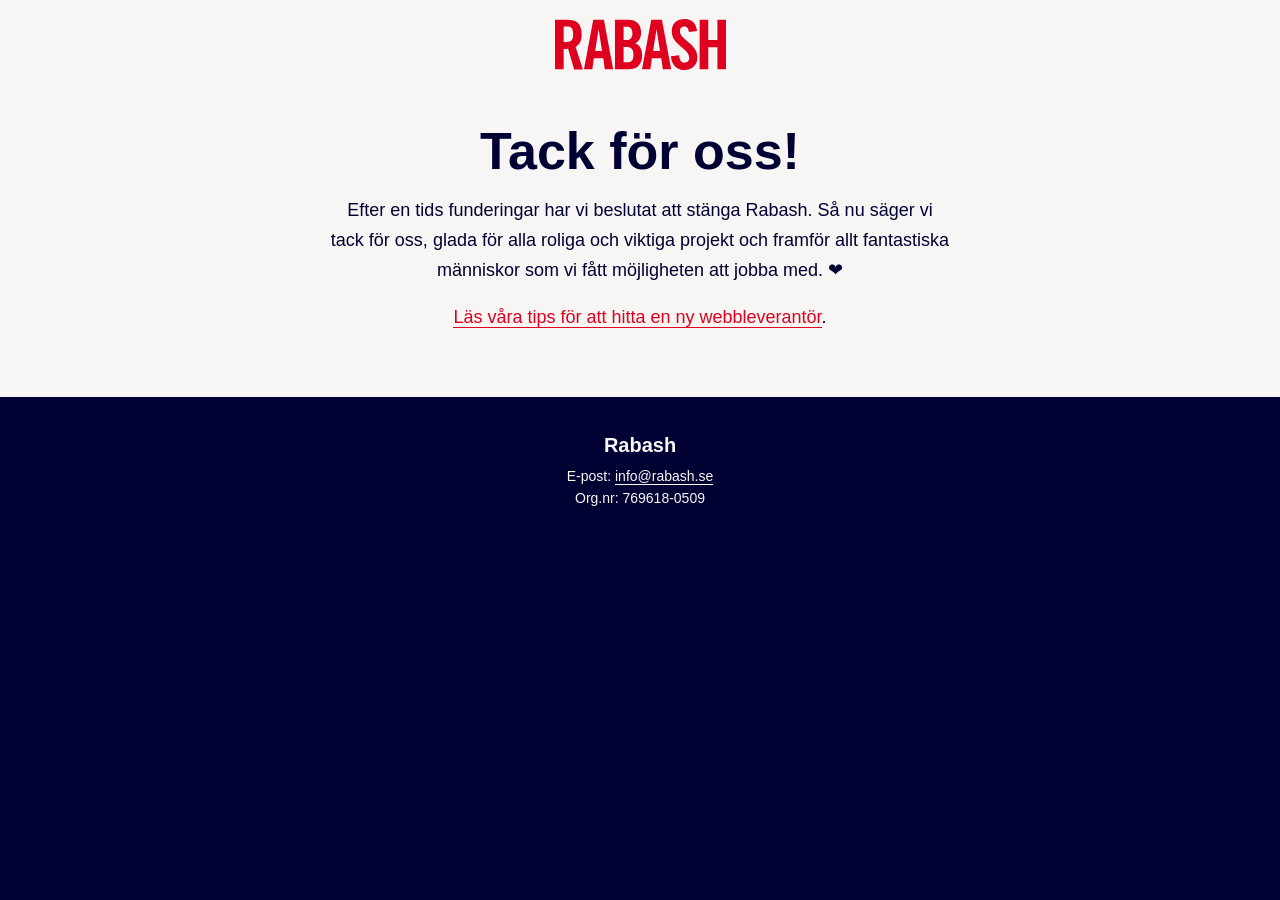
<file: index.html>
<!doctype html>
<html class="no-js" lang="en">
<head prefix="og: http://ogp.me/ns#">
  <meta charset="utf-8">
  <meta http-equiv="x-ua-compatible" content="ie=edge">
  <title>Rabash kommunikationsbyrå</title>
  <meta name="description" content="Vi utvecklar varumärken och digitala produkter för företag och organisationer som gör skillnad.">
  <meta name="viewport" content="width=device-width, initial-scale=1">
  <meta property="og:title" content="Rabash kommunikationsbyrå">
  <meta property="og:description" content="Vi utvecklar varumärken och digitala produkter för företag och organisationer som gör skillnad.">
  <meta property="og:site_name" content="Rabash">
  <meta property="og:type" content="website">
  <meta property="og:locale" content="en_US">
  <meta name="robots" content="noindex, nofollow">
  <link rel="apple-touch-icon" sizes="180x180" href="/apple-touch-icon.png">
  <link rel="icon" type="image/png" href="/favicon-32x32.png" sizes="32x32">
  <link rel="icon" type="image/png" href="/favicon-16x16.png" sizes="16x16">
  <link rel="manifest" href="/manifest.json">
  <meta name="theme-color" content="#ffffff">
  <link rel="stylesheet" href="/css/screen.css">
</head>
<body>

  <header class="c-header">
    <div class="o-wrapper">
      <a href="/" class="c-logo">
        <img src="/images/png/logo.png" alt="Rabash" class="c-logo__image" />
      </a>
    </div>
  </header>

  <main class="c-main">
    <div class="o-wrapper">
      <h1 class="c-heading-a -center">Tack för oss!</h1>
      <div class="c-body -center">
        <p>
          Efter en tids funderingar har vi beslutat att stänga Rabash. Så nu säger vi tack för oss, glada för alla roliga och viktiga projekt och framför allt fantastiska människor som vi fått möjligheten att jobba med. ❤
        </p>
        <p><a href="/blogg/tips-att-hitta-en-bra-webbleverantor">Läs våra tips för att hitta en ny webbleverantör</a>.
        </p>
      </div>
    </div>
  </main>

  <footer class="c-footer">
    <div class="o-wrapper">
      <h2 class="c-heading-c">Rabash</h2>
      <p class="c-footer__text">E-post: <a href="mailto:info@rabash.se">info@rabash.se</a><br/>
      Org.nr: 769618-0509</p>
    </div>
  </footer>

  <script>
    (function(i,s,o,g,r,a,m){i['GoogleAnalyticsObject']=r;i[r]=i[r]||function(){
    (i[r].q=i[r].q||[]).push(arguments)},i[r].l=1*new Date();a=s.createElement(o),
    m=s.getElementsByTagName(o)[0];a.async=1;a.src=g;m.parentNode.insertBefore(a,m)
    })(window,document,'script','https://www.google-analytics.com/analytics.js','ga');

    ga('create', 'UA-31209197-1', 'auto');
    ga('send', 'pageview');

  </script>

</body>
</html>
</file>
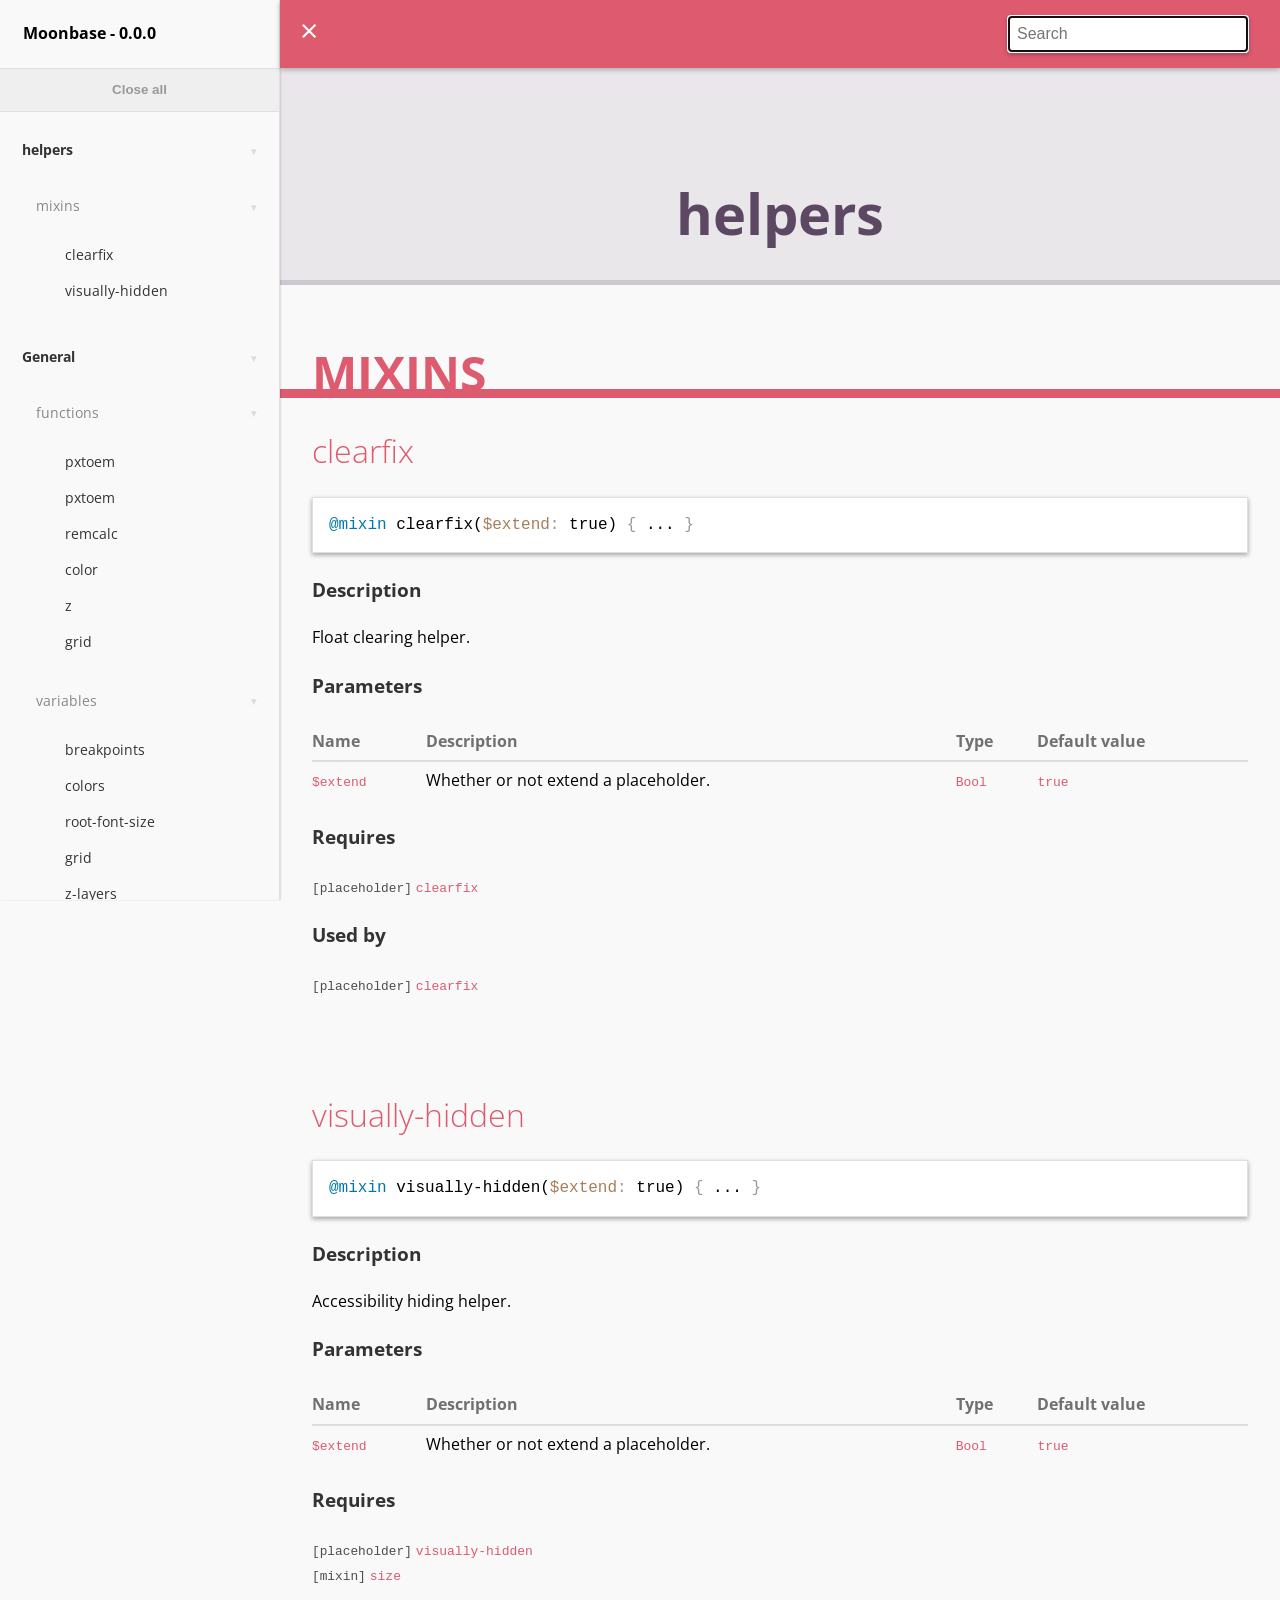
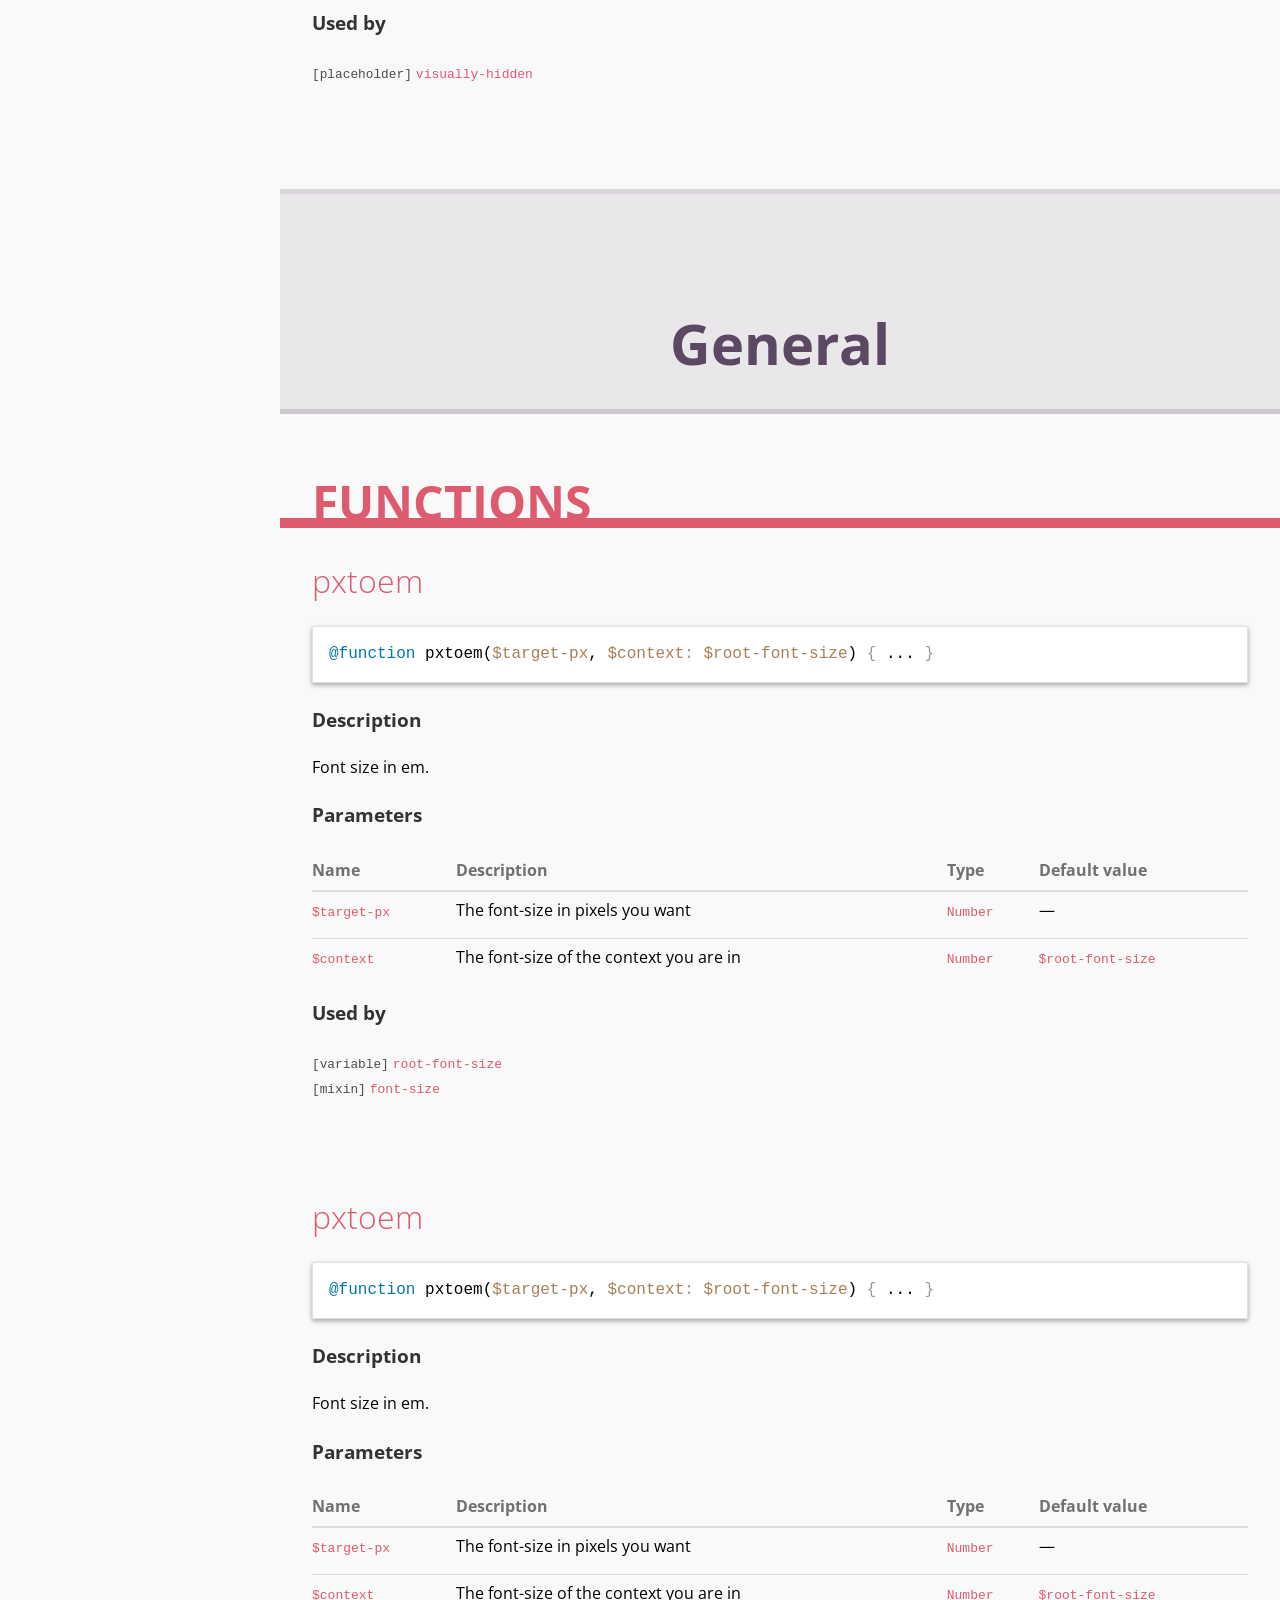
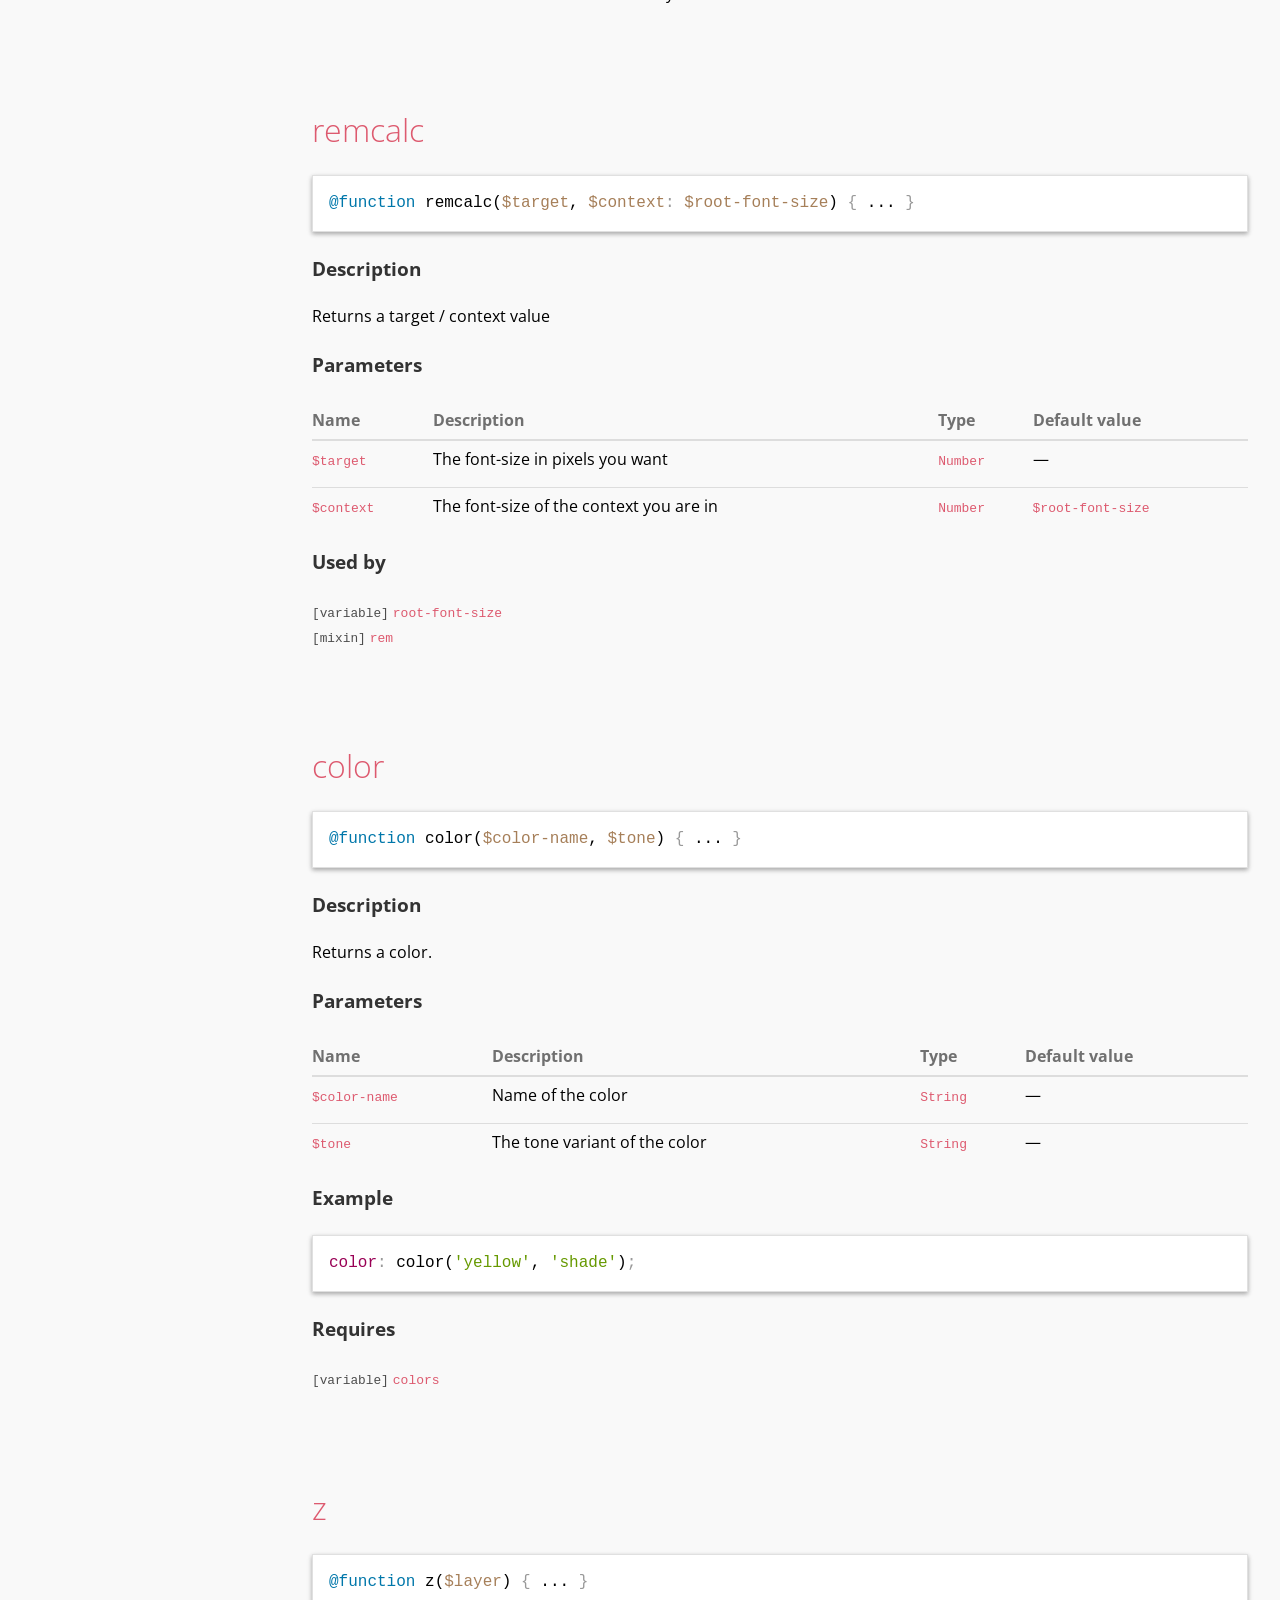
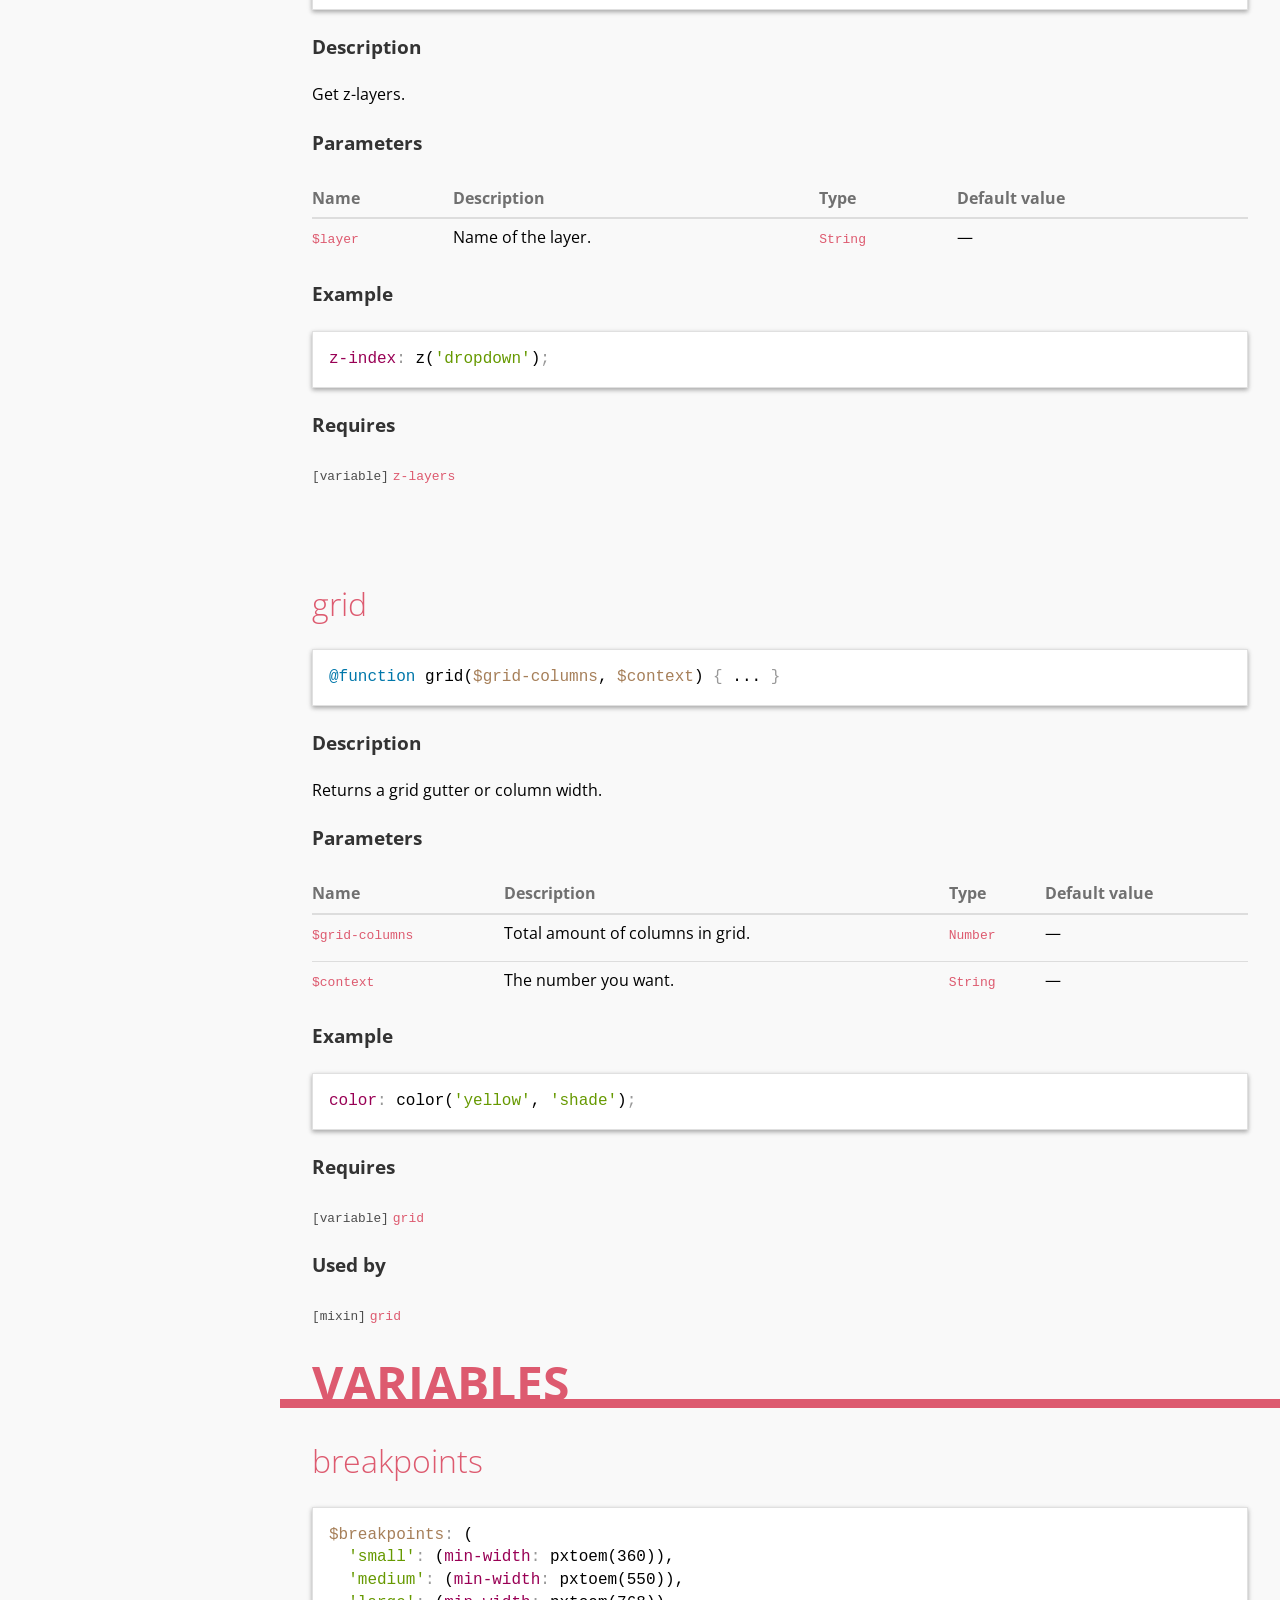
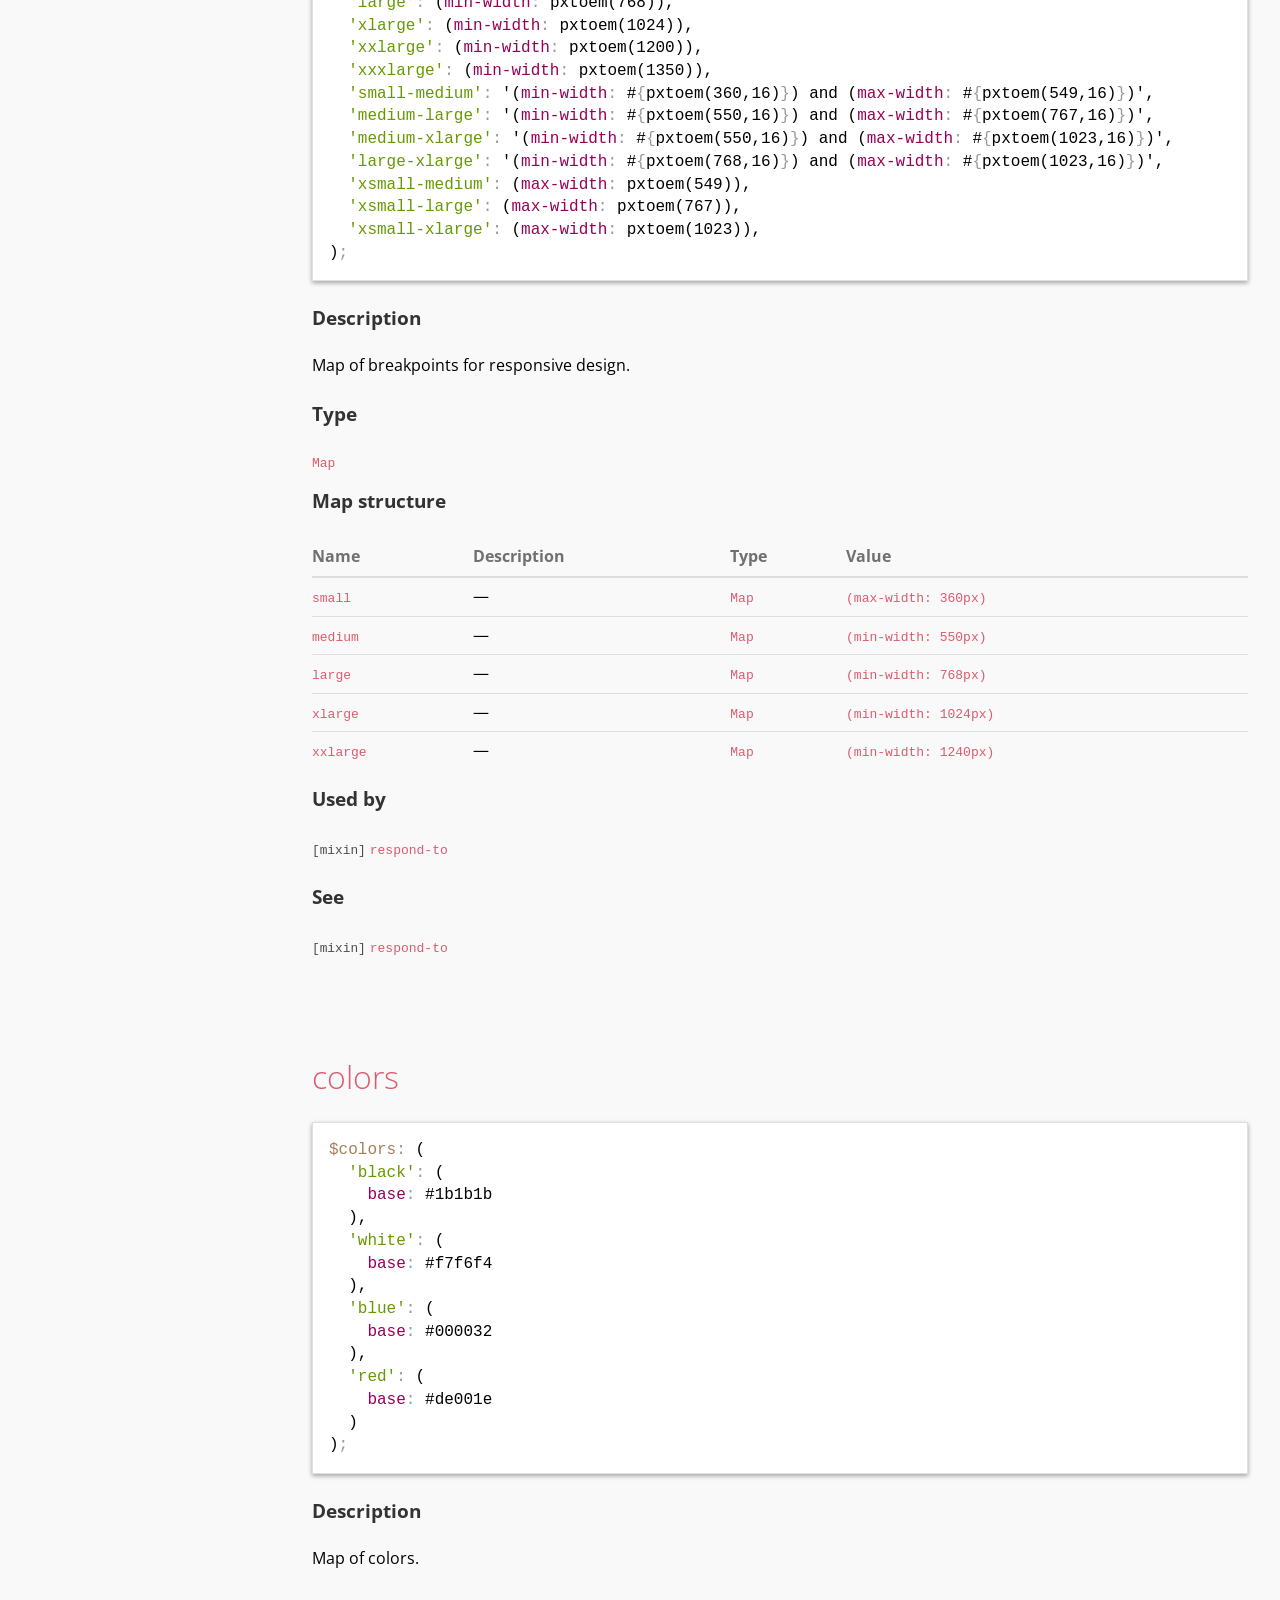
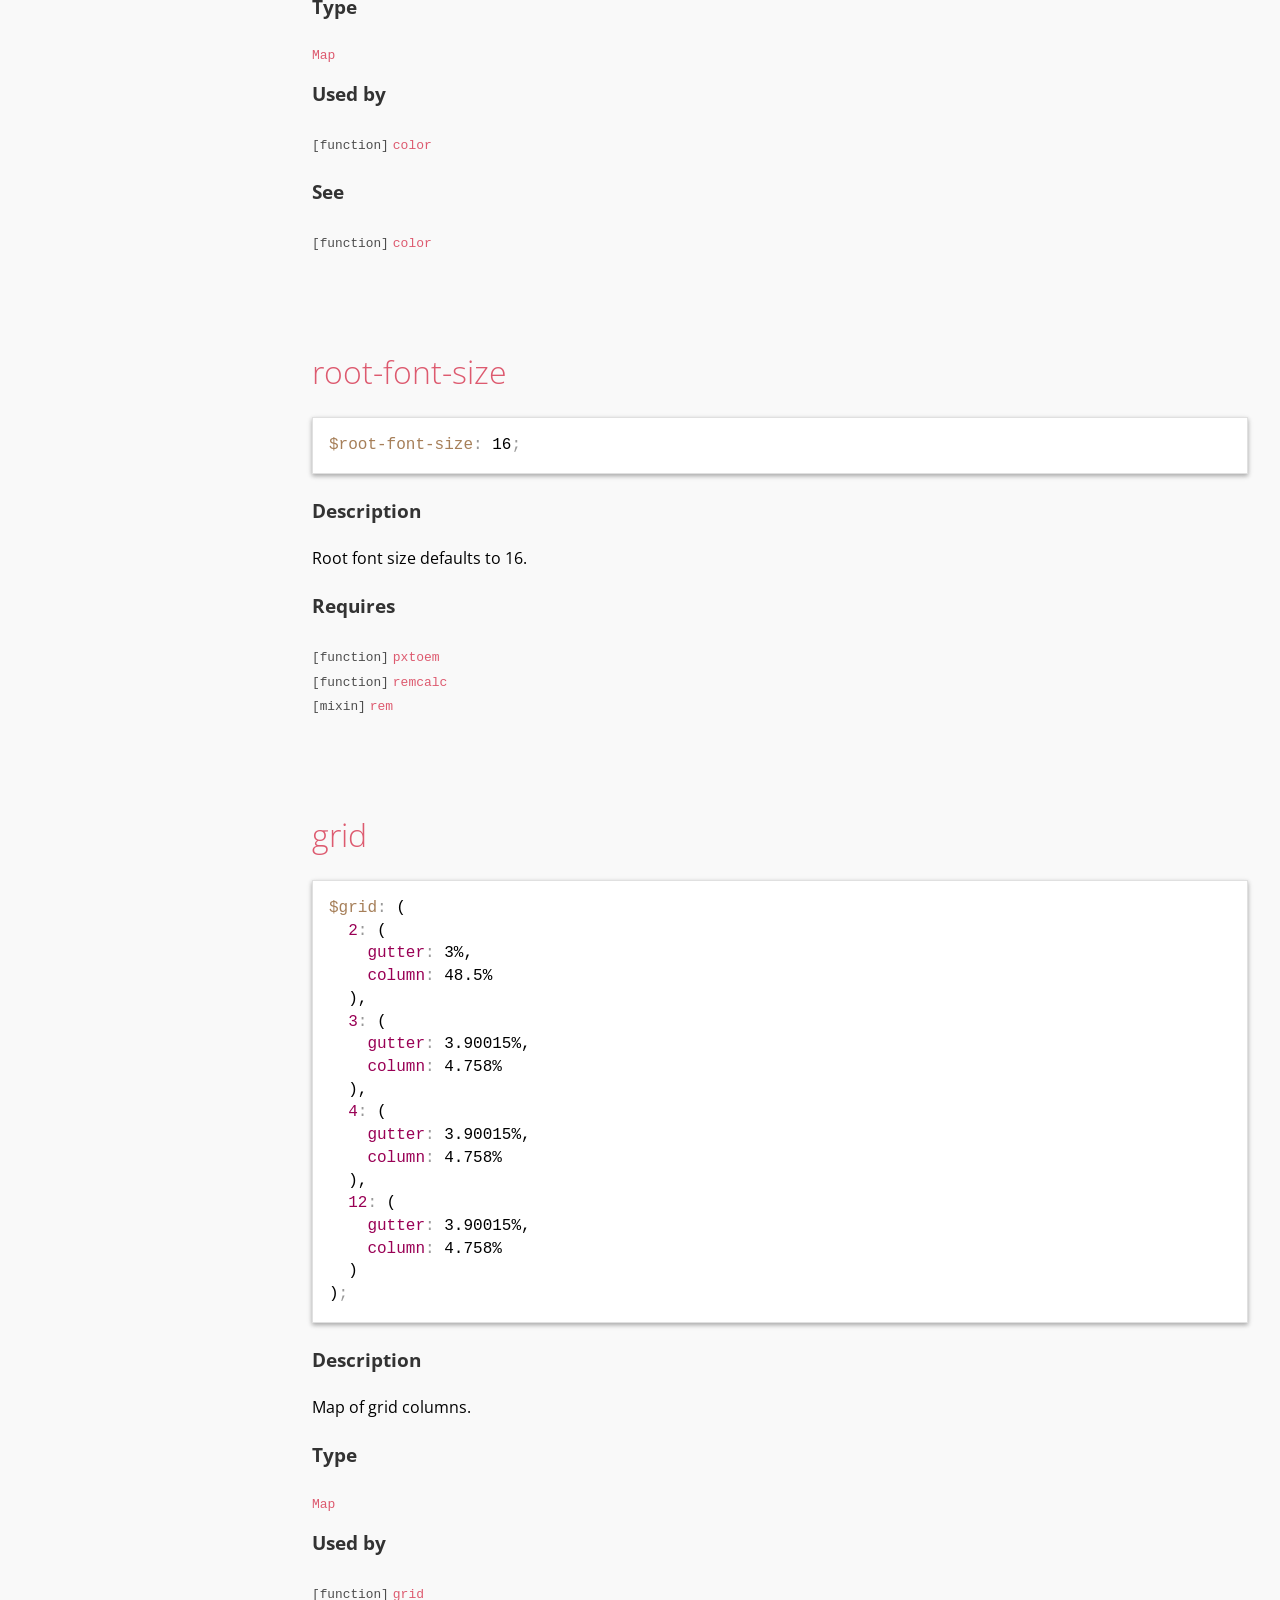
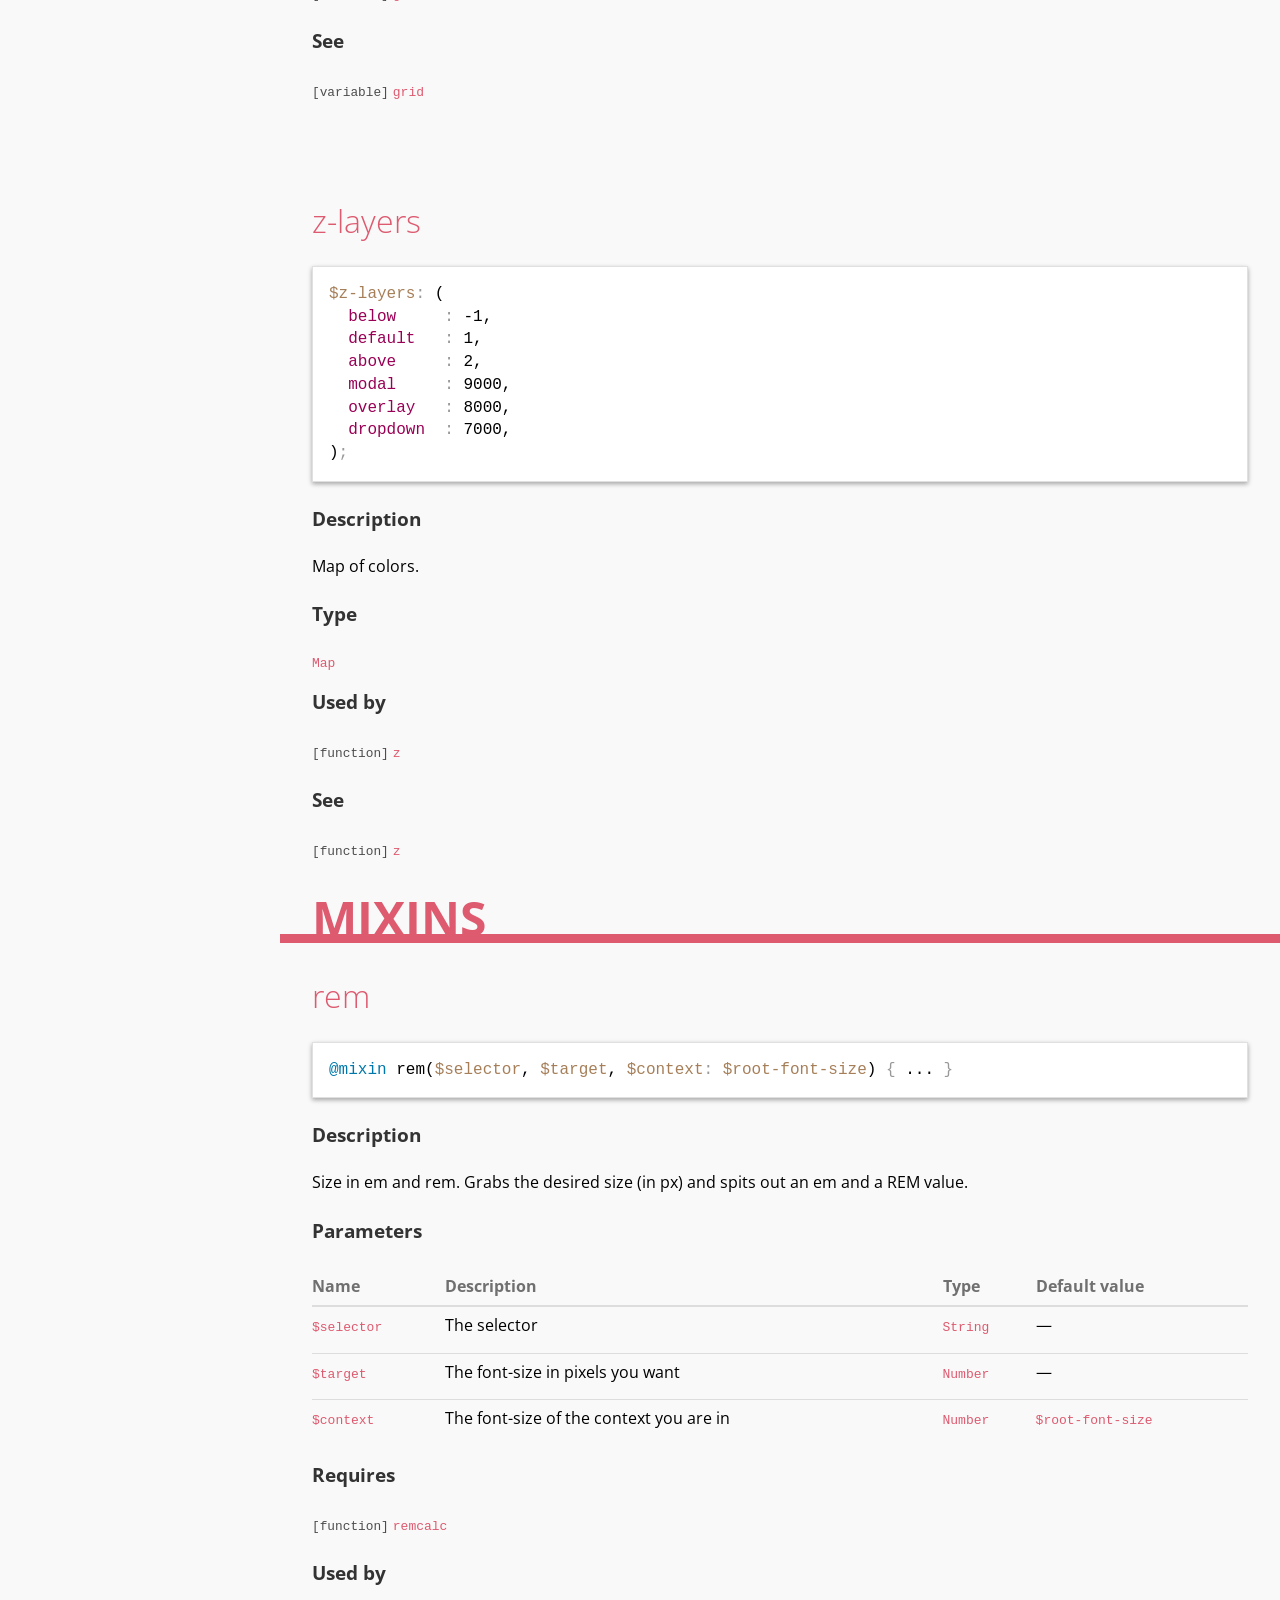
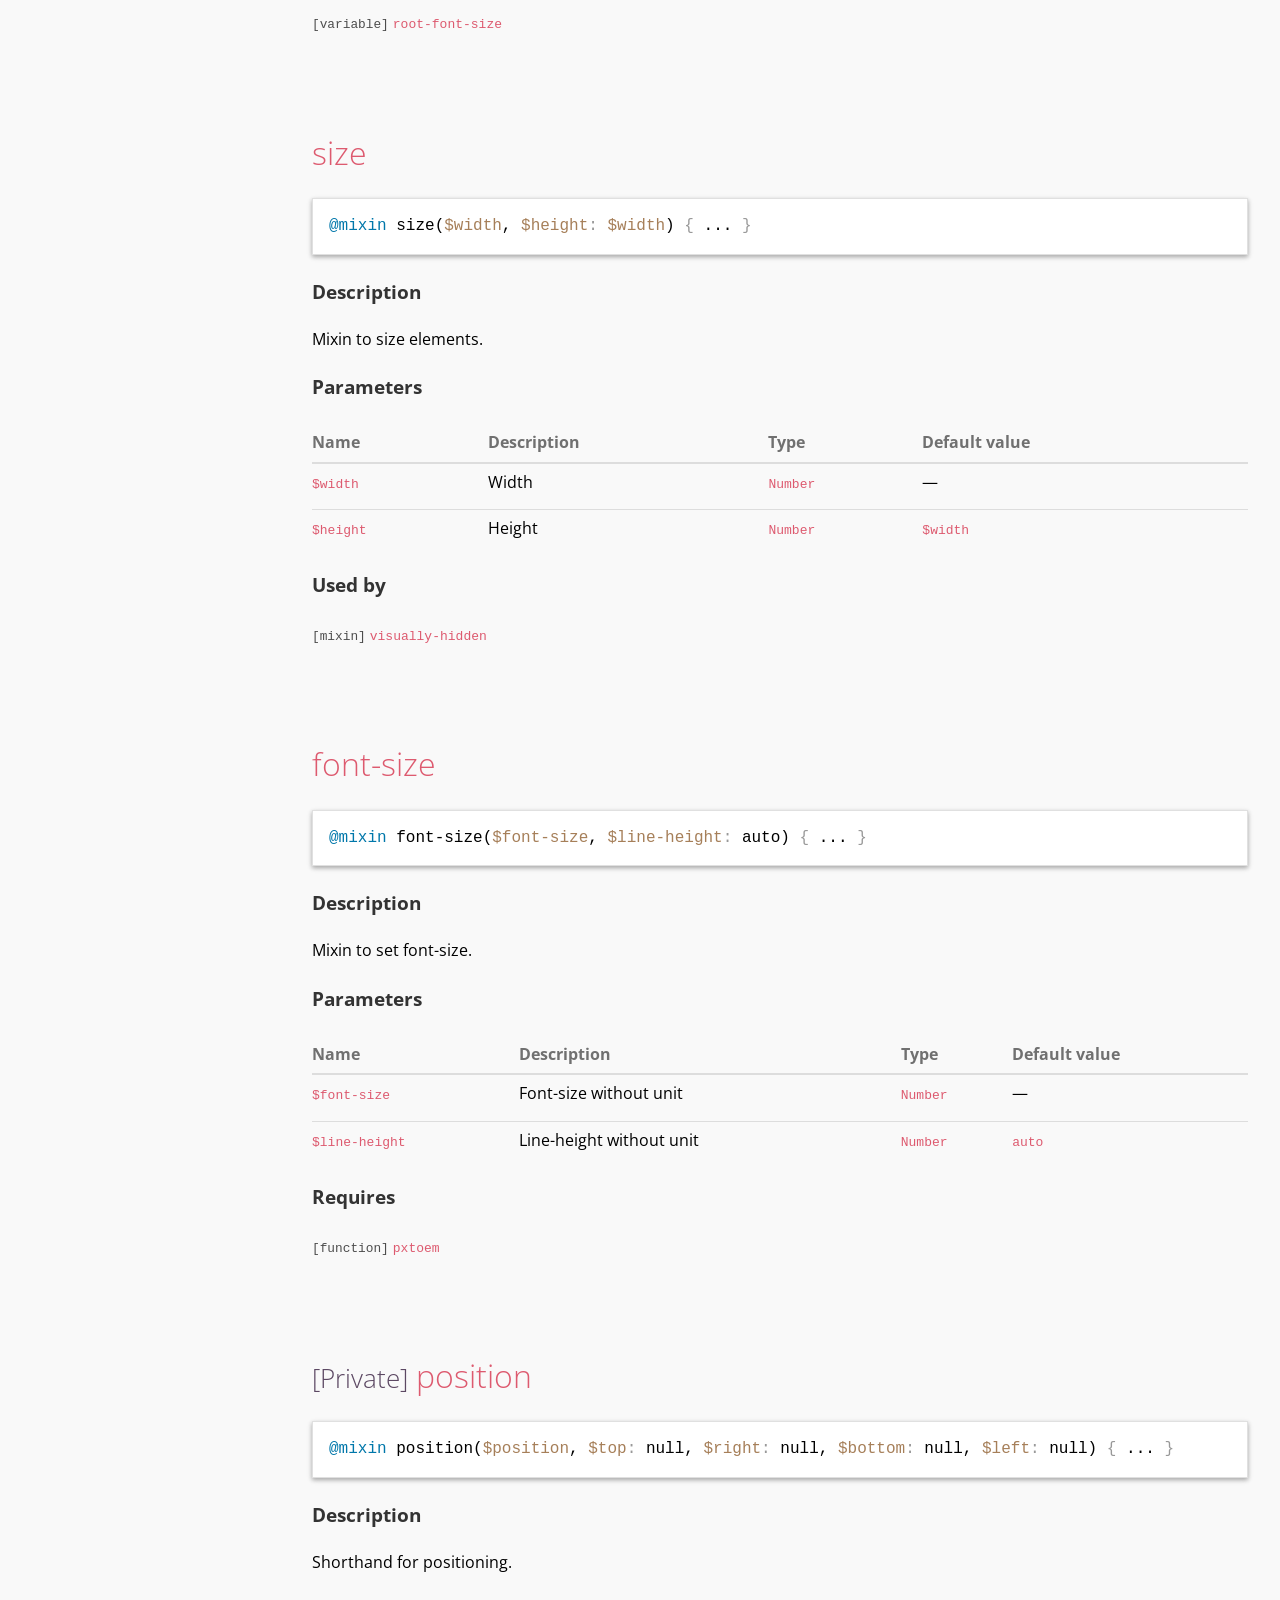
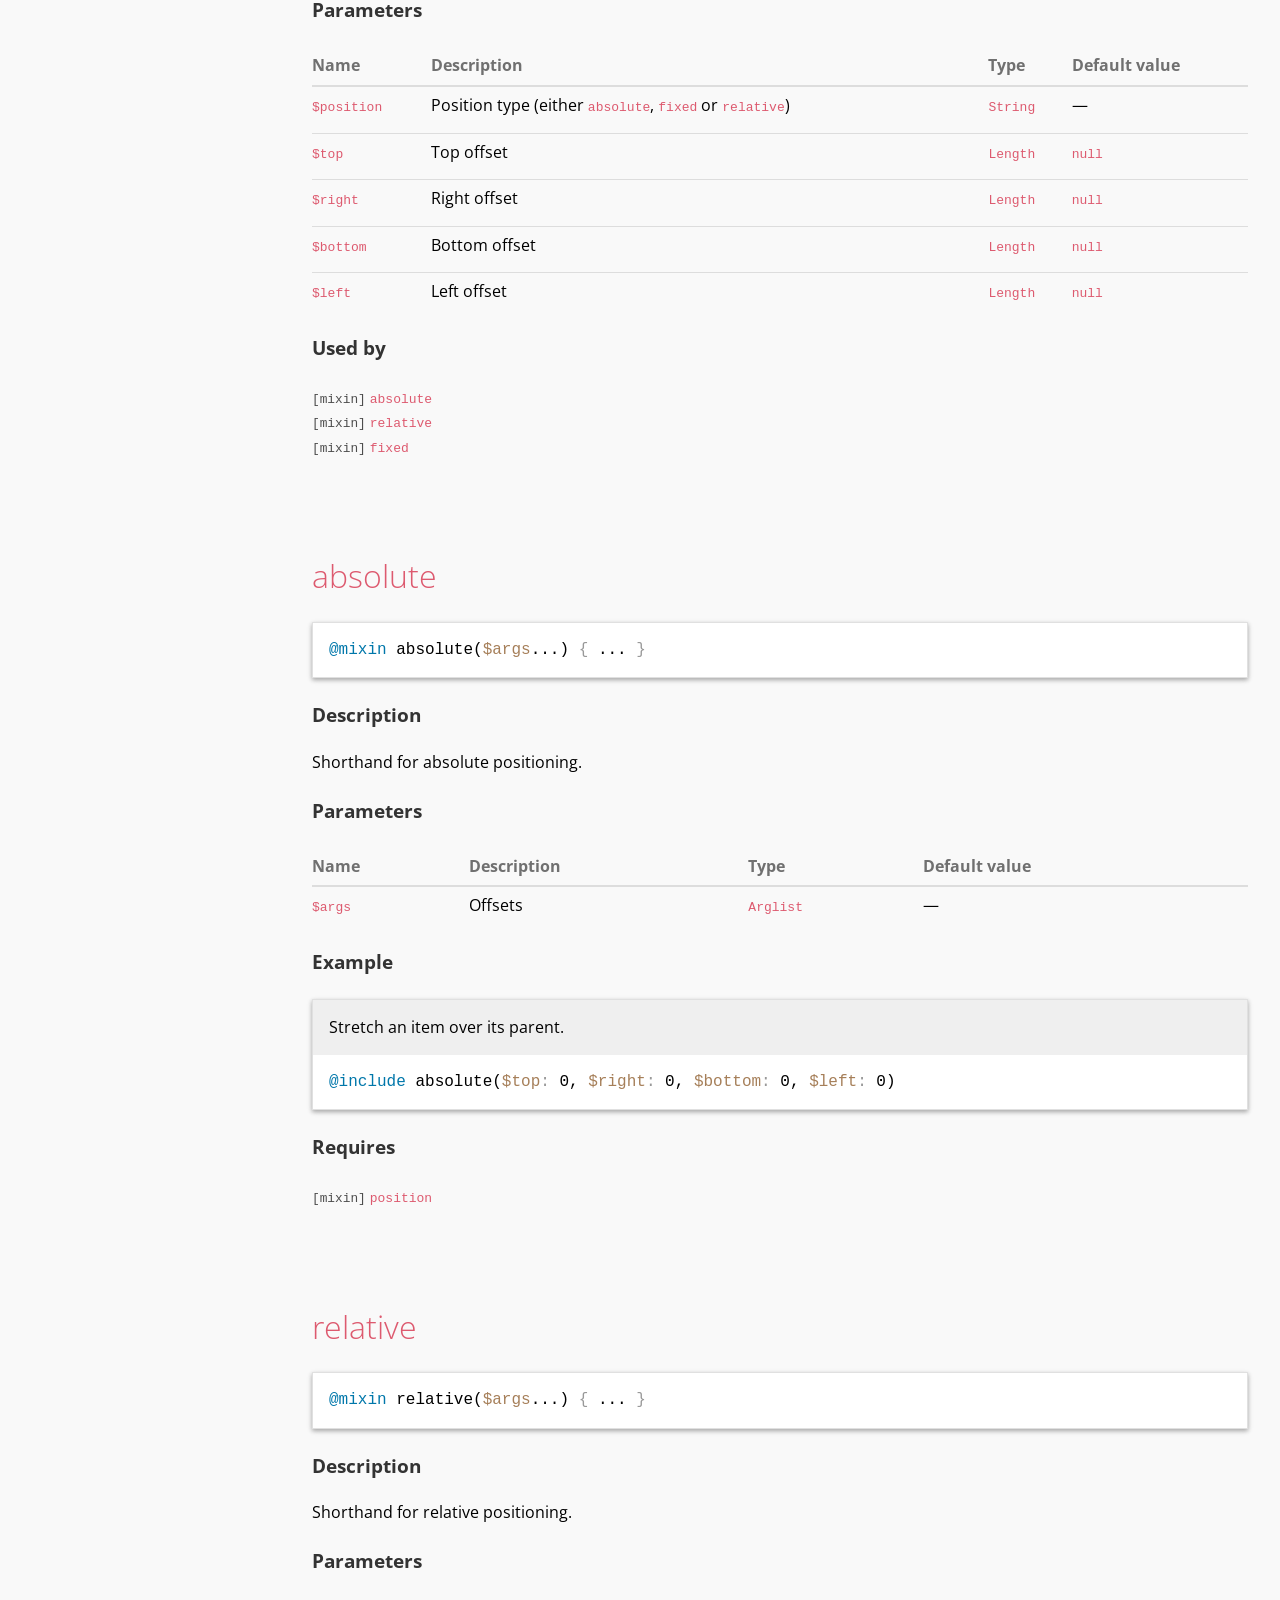
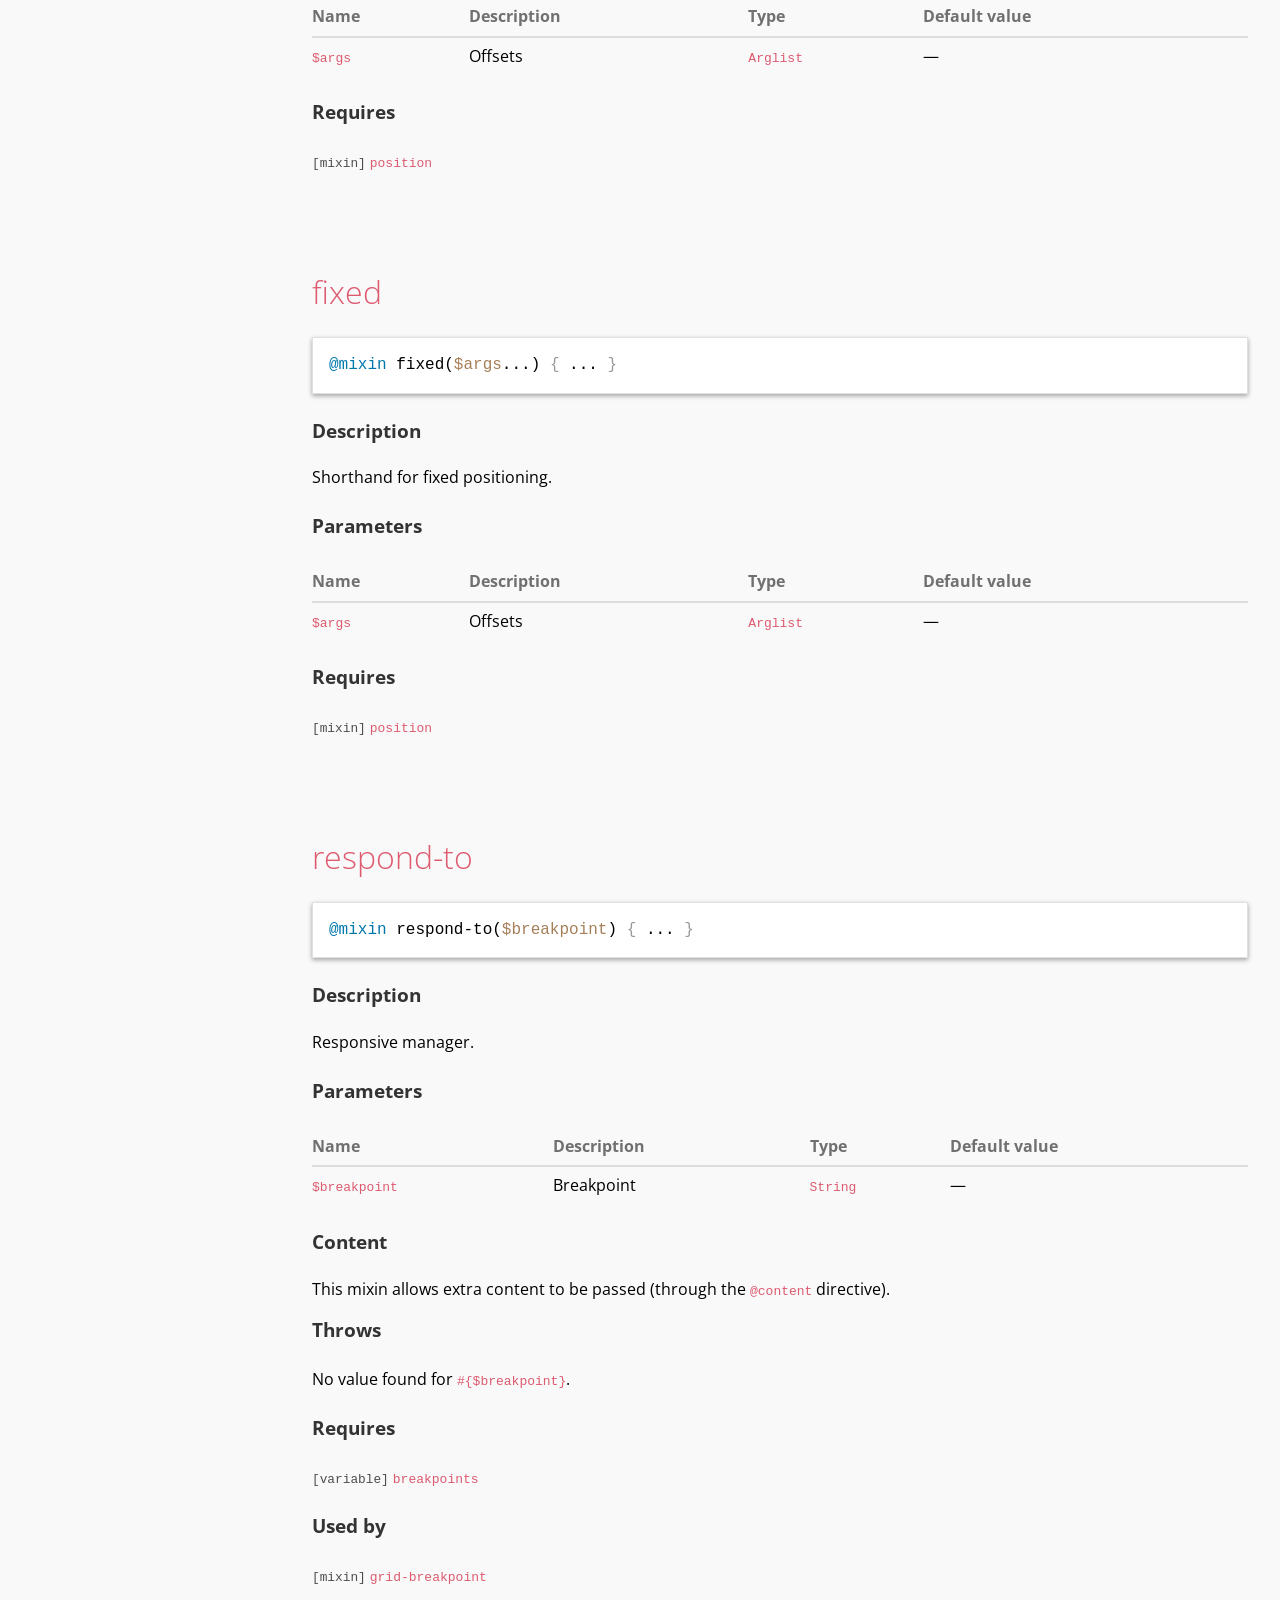
<file: docs/sassdoc/index.html>
<!doctype html><html lang="en"><head><meta charset="utf-8"><title>Moonbase - v0.0.0</title><link rel="stylesheet" href="assets/css/main.css"><link href="https://fonts.googleapis.com/css?family=Open+Sans:400,500,700" rel="stylesheet" type="text/css"><meta name="viewport" content="width=device-width"><meta content="IE=edge, chrome=1" http-equiv="X-UA-Compatible"><!-- Open Graph tags --><meta property="og:title" content="Moonbase - SassDoc"><meta property="og:type" content="website"><meta property="og:description" content="<p>The node.js requirements to build this project.</p>
"><!-- Thanks to Sass-lang.com for the icons --><link href="assets/images/favicon.png" rel="shortcut icon"></head><body><aside class="sidebar" role="nav"><div class="sidebar__header"><h1 class="sidebar__title">Moonbase - 0.0.0</h1></div><div class="sidebar__body"><button type="button" class="btn-toggle js-btn-toggle" data-alt="Open all">Close all</button><p class="sidebar__item sidebar__item--heading" data-slug="helpers"><a href="#helpers">helpers</a></p><div><p class="sidebar__item sidebar__item--sub-heading" data-slug="helpers-mixin"><a href="#helpers-mixin">mixins</a></p><ul class="list-unstyled"><li class="sidebar__item sassdoc__item" data-group="helpers" data-name="clearfix" data-type="mixin"><a href="#helpers-mixin-clearfix">clearfix</a></li><li class="sidebar__item sassdoc__item" data-group="helpers" data-name="visually-hidden" data-type="mixin"><a href="#helpers-mixin-visually-hidden">visually-hidden</a></li></ul></div><p class="sidebar__item sidebar__item--heading" data-slug="undefined"><a href="#undefined">General</a></p><div><p class="sidebar__item sidebar__item--sub-heading" data-slug="undefined-function"><a href="#undefined-function">functions</a></p><ul class="list-unstyled"><li class="sidebar__item sassdoc__item" data-group="undefined" data-name="pxtoem" data-type="function"><a href="#undefined-function-pxtoem">pxtoem</a></li><li class="sidebar__item sassdoc__item" data-group="undefined" data-name="pxtoem" data-type="function"><a href="#undefined-function-pxtoem">pxtoem</a></li><li class="sidebar__item sassdoc__item" data-group="undefined" data-name="remcalc" data-type="function"><a href="#undefined-function-remcalc">remcalc</a></li><li class="sidebar__item sassdoc__item" data-group="undefined" data-name="color" data-type="function"><a href="#undefined-function-color">color</a></li><li class="sidebar__item sassdoc__item" data-group="undefined" data-name="z" data-type="function"><a href="#undefined-function-z">z</a></li><li class="sidebar__item sassdoc__item" data-group="undefined" data-name="grid" data-type="function"><a href="#undefined-function-grid">grid</a></li></ul><p class="sidebar__item sidebar__item--sub-heading" data-slug="undefined-variable"><a href="#undefined-variable">variables</a></p><ul class="list-unstyled"><li class="sidebar__item sassdoc__item" data-group="undefined" data-name="breakpoints" data-type="variable"><a href="#undefined-variable-breakpoints">breakpoints</a></li><li class="sidebar__item sassdoc__item" data-group="undefined" data-name="colors" data-type="variable"><a href="#undefined-variable-colors">colors</a></li><li class="sidebar__item sassdoc__item" data-group="undefined" data-name="root-font-size" data-type="variable"><a href="#undefined-variable-root-font-size">root-font-size</a></li><li class="sidebar__item sassdoc__item" data-group="undefined" data-name="grid" data-type="variable"><a href="#undefined-variable-grid">grid</a></li><li class="sidebar__item sassdoc__item" data-group="undefined" data-name="z-layers" data-type="variable"><a href="#undefined-variable-z-layers">z-layers</a></li></ul><p class="sidebar__item sidebar__item--sub-heading" data-slug="undefined-mixin"><a href="#undefined-mixin">mixins</a></p><ul class="list-unstyled"><li class="sidebar__item sassdoc__item" data-group="undefined" data-name="rem" data-type="mixin"><a href="#undefined-mixin-rem">rem</a></li><li class="sidebar__item sassdoc__item" data-group="undefined" data-name="size" data-type="mixin"><a href="#undefined-mixin-size">size</a></li><li class="sidebar__item sassdoc__item" data-group="undefined" data-name="font-size" data-type="mixin"><a href="#undefined-mixin-font-size">font-size</a></li><li class="sidebar__item sassdoc__item" data-group="undefined" data-name="position" data-type="mixin"><a href="#undefined-mixin-position">position</a></li><li class="sidebar__item sassdoc__item" data-group="undefined" data-name="absolute" data-type="mixin"><a href="#undefined-mixin-absolute">absolute</a></li><li class="sidebar__item sassdoc__item" data-group="undefined" data-name="relative" data-type="mixin"><a href="#undefined-mixin-relative">relative</a></li><li class="sidebar__item sassdoc__item" data-group="undefined" data-name="fixed" data-type="mixin"><a href="#undefined-mixin-fixed">fixed</a></li><li class="sidebar__item sassdoc__item" data-group="undefined" data-name="respond-to" data-type="mixin"><a href="#undefined-mixin-respond-to">respond-to</a></li><li class="sidebar__item sassdoc__item" data-group="undefined" data-name="transition" data-type="mixin"><a href="#undefined-mixin-transition">transition</a></li><li class="sidebar__item sassdoc__item" data-group="undefined" data-name="grid" data-type="mixin"><a href="#undefined-mixin-grid">grid</a></li><li class="sidebar__item sassdoc__item" data-group="undefined" data-name="grid-breakpoint" data-type="mixin"><a href="#undefined-mixin-grid-breakpoint">grid-breakpoint</a></li></ul><p class="sidebar__item sidebar__item--sub-heading" data-slug="undefined-placeholder"><a href="#undefined-placeholder">placeholders</a></p><ul class="list-unstyled"><li class="sidebar__item sassdoc__item" data-group="undefined" data-name="clearfix" data-type="placeholder"><a href="#undefined-placeholder-clearfix">clearfix</a></li><li class="sidebar__item sassdoc__item" data-group="undefined" data-name="visually-hidden" data-type="placeholder"><a href="#undefined-placeholder-visually-hidden">visually-hidden</a></li></ul></div></div></aside><article class="main" role="main"><header class="header" role="banner"><div class="container"><div class="sassdoc__searchbar searchbar"><label for="js-search-input" class="visually-hidden">Search</label><div class="searchbar__form" id="js-search"><input name="search" type="search" class="searchbar__field" autocomplete="off" autofocus id="js-search-input" placeholder="Search"><ul class="searchbar__suggestions" id="js-search-suggestions"></ul></div></div></div></header><section class="main__section"><h1 class="main__heading" id="helpers"><div class="container">helpers</div></h1><section class="main__sub-section" id="helpers-mixin"><h2 class="main__heading--secondary"><div class="container">mixins</div></h2><section class="main__item container item" id="helpers-mixin-clearfix"><h3 class="item__heading"><a class="item__name" href="#mixin-clearfix">clearfix</a></h3><div class="item__code-wrapper"><pre class="item__code item__code--togglable language-scss" data-current-state="collapsed" data-expanded="@mixin clearfix($extend: true) { 
  @if $extend {
    @extend %clearfix;
  } @else {
    &amp;::after {
      content: &#39;&#39;;
      display: table;
      clear: both;
    }
  }
 }" data-collapsed="@mixin clearfix($extend: true) { ... }"><code>@mixin clearfix($extend: true) { ... }</code></pre></div><h3 class="item__sub-heading">Description</h3><div class="item__description"><p>Float clearing helper.</p></div><h3 class="item__sub-heading">Parameters</h3><table class="item__parameters"><thead><tr><th scope="col"><span class="visually-hidden">parameter</span>Name</th><th scope="col"><span class="visually-hidden">parameter</span>Description</th><th scope="col"><span class="visually-hidden">parameter</span>Type</th><th scope="col"><span class="visually-hidden">parameter</span>Default value</th></tr></thead><tbody><tr class="item__parameter"><th scope="row" data-label="name"><code>$extend</code></th><td data-label="desc"><p>Whether or not extend a placeholder.</p></td><td data-label="type"><code>Bool</code></td><td data-label="default"><code>true</code></td></tr></tbody></table><h3 class="item__sub-heading">Requires</h3><ul class="list-unstyled"><li class="item__description item__description--inline"><span class="item__cross-type">[placeholder]</span> <a href="#undefined-placeholder-clearfix"><code>clearfix</code></a></li></ul><h3 class="item__sub-heading">Used by</h3><ul class="list-unstyled"><li><span class="item__cross-type">[placeholder]</span> <a href="#undefined-placeholder-clearfix"><code>clearfix</code></a></li></ul></section><section class="main__item container item" id="helpers-mixin-visually-hidden"><h3 class="item__heading"><a class="item__name" href="#mixin-visually-hidden">visually-hidden</a></h3><div class="item__code-wrapper"><pre class="item__code item__code--togglable language-scss" data-current-state="collapsed" data-expanded="@mixin visually-hidden($extend: true) { 
  @if $extend {
    @extend %visually-hidden;
  } @else {
    @include size(1px);
    position: absolute;
    margin: -1px;
    overflow: hidden;
    clip: rect(0 0 0 0);
    border: 0;
  }
 }" data-collapsed="@mixin visually-hidden($extend: true) { ... }"><code>@mixin visually-hidden($extend: true) { ... }</code></pre></div><h3 class="item__sub-heading">Description</h3><div class="item__description"><p>Accessibility hiding helper.</p></div><h3 class="item__sub-heading">Parameters</h3><table class="item__parameters"><thead><tr><th scope="col"><span class="visually-hidden">parameter</span>Name</th><th scope="col"><span class="visually-hidden">parameter</span>Description</th><th scope="col"><span class="visually-hidden">parameter</span>Type</th><th scope="col"><span class="visually-hidden">parameter</span>Default value</th></tr></thead><tbody><tr class="item__parameter"><th scope="row" data-label="name"><code>$extend</code></th><td data-label="desc"><p>Whether or not extend a placeholder.</p></td><td data-label="type"><code>Bool</code></td><td data-label="default"><code>true</code></td></tr></tbody></table><h3 class="item__sub-heading">Requires</h3><ul class="list-unstyled"><li class="item__description item__description--inline"><span class="item__cross-type">[placeholder]</span> <a href="#undefined-placeholder-visually-hidden"><code>visually-hidden</code></a></li><li class="item__description item__description--inline"><span class="item__cross-type">[mixin]</span> <a href="#undefined-mixin-size"><code>size</code></a></li></ul><h3 class="item__sub-heading">Used by</h3><ul class="list-unstyled"><li><span class="item__cross-type">[placeholder]</span> <a href="#undefined-placeholder-visually-hidden"><code>visually-hidden</code></a></li></ul></section></section></section><section class="main__section"><h1 class="main__heading" id="undefined"><div class="container">General</div></h1><section class="main__sub-section" id="undefined-function"><h2 class="main__heading--secondary"><div class="container">functions</div></h2><section class="main__item container item" id="undefined-function-pxtoem"><h3 class="item__heading"><a class="item__name" href="#function-pxtoem">pxtoem</a></h3><div class="item__code-wrapper"><pre class="item__code item__code--togglable language-scss" data-current-state="collapsed" data-expanded="@function pxtoem($target-px, $context: $root-font-size) { 
  @return $target-px / $context * 1em;
 }" data-collapsed="@function pxtoem($target-px, $context: $root-font-size) { ... }"><code>@function pxtoem($target-px, $context: $root-font-size) { ... }</code></pre></div><h3 class="item__sub-heading">Description</h3><div class="item__description"><p>Font size in em.</p></div><h3 class="item__sub-heading">Parameters</h3><table class="item__parameters"><thead><tr><th scope="col"><span class="visually-hidden">parameter</span>Name</th><th scope="col"><span class="visually-hidden">parameter</span>Description</th><th scope="col"><span class="visually-hidden">parameter</span>Type</th><th scope="col"><span class="visually-hidden">parameter</span>Default value</th></tr></thead><tbody><tr class="item__parameter"><th scope="row" data-label="name"><code>$target-px</code></th><td data-label="desc"><p>The font-size in pixels you want</p></td><td data-label="type"><code>Number</code></td><td data-label="default">&mdash;<span class="visually-hidden">none</span></td></tr><tr class="item__parameter"><th scope="row" data-label="name"><code>$context</code></th><td data-label="desc"><p>The font-size of the context you are in</p></td><td data-label="type"><code>Number</code></td><td data-label="default"><code>$root-font-size</code></td></tr></tbody></table><h3 class="item__sub-heading">Used by</h3><ul class="list-unstyled"><li><span class="item__cross-type">[variable]</span> <a href="#undefined-variable-root-font-size"><code>root-font-size</code></a></li><li><span class="item__cross-type">[mixin]</span> <a href="#undefined-mixin-font-size"><code>font-size</code></a></li></ul></section><section class="main__item container item" id="undefined-function-pxtoem"><h3 class="item__heading"><a class="item__name" href="#function-pxtoem">pxtoem</a></h3><div class="item__code-wrapper"><pre class="item__code item__code--togglable language-scss" data-current-state="collapsed" data-expanded="@function pxtoem($target-px, $context: $root-font-size) { 
  @return $target-px / $context * 1em;
 }" data-collapsed="@function pxtoem($target-px, $context: $root-font-size) { ... }"><code>@function pxtoem($target-px, $context: $root-font-size) { ... }</code></pre></div><h3 class="item__sub-heading">Description</h3><div class="item__description"><p>Font size in em.</p></div><h3 class="item__sub-heading">Parameters</h3><table class="item__parameters"><thead><tr><th scope="col"><span class="visually-hidden">parameter</span>Name</th><th scope="col"><span class="visually-hidden">parameter</span>Description</th><th scope="col"><span class="visually-hidden">parameter</span>Type</th><th scope="col"><span class="visually-hidden">parameter</span>Default value</th></tr></thead><tbody><tr class="item__parameter"><th scope="row" data-label="name"><code>$target-px</code></th><td data-label="desc"><p>The font-size in pixels you want</p></td><td data-label="type"><code>Number</code></td><td data-label="default">&mdash;<span class="visually-hidden">none</span></td></tr><tr class="item__parameter"><th scope="row" data-label="name"><code>$context</code></th><td data-label="desc"><p>The font-size of the context you are in</p></td><td data-label="type"><code>Number</code></td><td data-label="default"><code>$root-font-size</code></td></tr></tbody></table></section><section class="main__item container item" id="undefined-function-remcalc"><h3 class="item__heading"><a class="item__name" href="#function-remcalc">remcalc</a></h3><div class="item__code-wrapper"><pre class="item__code item__code--togglable language-scss" data-current-state="collapsed" data-expanded="@function remcalc($target, $context: $root-font-size) { 
  @return $target / $context;
 }" data-collapsed="@function remcalc($target, $context: $root-font-size) { ... }"><code>@function remcalc($target, $context: $root-font-size) { ... }</code></pre></div><h3 class="item__sub-heading">Description</h3><div class="item__description"><p>Returns a target / context value</p></div><h3 class="item__sub-heading">Parameters</h3><table class="item__parameters"><thead><tr><th scope="col"><span class="visually-hidden">parameter</span>Name</th><th scope="col"><span class="visually-hidden">parameter</span>Description</th><th scope="col"><span class="visually-hidden">parameter</span>Type</th><th scope="col"><span class="visually-hidden">parameter</span>Default value</th></tr></thead><tbody><tr class="item__parameter"><th scope="row" data-label="name"><code>$target</code></th><td data-label="desc"><p>The font-size in pixels you want</p></td><td data-label="type"><code>Number</code></td><td data-label="default">&mdash;<span class="visually-hidden">none</span></td></tr><tr class="item__parameter"><th scope="row" data-label="name"><code>$context</code></th><td data-label="desc"><p>The font-size of the context you are in</p></td><td data-label="type"><code>Number</code></td><td data-label="default"><code>$root-font-size</code></td></tr></tbody></table><h3 class="item__sub-heading">Used by</h3><ul class="list-unstyled"><li><span class="item__cross-type">[variable]</span> <a href="#undefined-variable-root-font-size"><code>root-font-size</code></a></li><li><span class="item__cross-type">[mixin]</span> <a href="#undefined-mixin-rem"><code>rem</code></a></li></ul></section><section class="main__item container item" id="undefined-function-color"><h3 class="item__heading"><a class="item__name" href="#function-color">color</a></h3><div class="item__code-wrapper"><pre class="item__code item__code--togglable language-scss" data-current-state="collapsed" data-expanded="@function color($color-name, $tone) { 
  @return map-get(map-get($colors, $color-name), $tone);
 }" data-collapsed="@function color($color-name, $tone) { ... }"><code>@function color($color-name, $tone) { ... }</code></pre></div><h3 class="item__sub-heading">Description</h3><div class="item__description"><p>Returns a color.</p></div><h3 class="item__sub-heading">Parameters</h3><table class="item__parameters"><thead><tr><th scope="col"><span class="visually-hidden">parameter</span>Name</th><th scope="col"><span class="visually-hidden">parameter</span>Description</th><th scope="col"><span class="visually-hidden">parameter</span>Type</th><th scope="col"><span class="visually-hidden">parameter</span>Default value</th></tr></thead><tbody><tr class="item__parameter"><th scope="row" data-label="name"><code>$color-name</code></th><td data-label="desc"><p>Name of the color</p></td><td data-label="type"><code>String</code></td><td data-label="default">&mdash;<span class="visually-hidden">none</span></td></tr><tr class="item__parameter"><th scope="row" data-label="name"><code>$tone</code></th><td data-label="desc"><p>The tone variant of the color</p></td><td data-label="type"><code>String</code></td><td data-label="default">&mdash;<span class="visually-hidden">none</span></td></tr></tbody></table><h3 class="item__sub-heading">Example</h3><div class="item__example example"><pre class="example__code language-scss"><code>color: color(&#39;yellow&#39;, &#39;shade&#39;);</code></pre></div><h3 class="item__sub-heading">Requires</h3><ul class="list-unstyled"><li class="item__description item__description--inline"><span class="item__cross-type">[variable]</span> <a href="#undefined-variable-colors"><code>colors</code></a></li></ul></section><section class="main__item container item" id="undefined-function-z"><h3 class="item__heading"><a class="item__name" href="#function-z">z</a></h3><div class="item__code-wrapper"><pre class="item__code item__code--togglable language-scss" data-current-state="collapsed" data-expanded="@function z($layer) { 
  @if not map-has-key($z-layers, $layer) {
    @warn &quot;No layer found for `#{$layer}` in $z-layers map. Property omitted.&quot;;
  }

  @return map-get($z-layers, $layer);
 }" data-collapsed="@function z($layer) { ... }"><code>@function z($layer) { ... }</code></pre></div><h3 class="item__sub-heading">Description</h3><div class="item__description"><p>Get z-layers.</p></div><h3 class="item__sub-heading">Parameters</h3><table class="item__parameters"><thead><tr><th scope="col"><span class="visually-hidden">parameter</span>Name</th><th scope="col"><span class="visually-hidden">parameter</span>Description</th><th scope="col"><span class="visually-hidden">parameter</span>Type</th><th scope="col"><span class="visually-hidden">parameter</span>Default value</th></tr></thead><tbody><tr class="item__parameter"><th scope="row" data-label="name"><code>$layer</code></th><td data-label="desc"><p>Name of the layer.</p></td><td data-label="type"><code>String</code></td><td data-label="default">&mdash;<span class="visually-hidden">none</span></td></tr></tbody></table><h3 class="item__sub-heading">Example</h3><div class="item__example example"><pre class="example__code language-scss"><code>z-index: z(&#39;dropdown&#39;);</code></pre></div><h3 class="item__sub-heading">Requires</h3><ul class="list-unstyled"><li class="item__description item__description--inline"><span class="item__cross-type">[variable]</span> <a href="#undefined-variable-z-layers"><code>z-layers</code></a></li></ul></section><section class="main__item container item" id="undefined-function-grid"><h3 class="item__heading"><a class="item__name" href="#function-grid">grid</a></h3><div class="item__code-wrapper"><pre class="item__code item__code--togglable language-scss" data-current-state="collapsed" data-expanded="@function grid($grid-columns, $context) { 
  @return map-get(map-get($grid, $grid-columns), $context);
 }" data-collapsed="@function grid($grid-columns, $context) { ... }"><code>@function grid($grid-columns, $context) { ... }</code></pre></div><h3 class="item__sub-heading">Description</h3><div class="item__description"><p>Returns a grid gutter or column width.</p></div><h3 class="item__sub-heading">Parameters</h3><table class="item__parameters"><thead><tr><th scope="col"><span class="visually-hidden">parameter</span>Name</th><th scope="col"><span class="visually-hidden">parameter</span>Description</th><th scope="col"><span class="visually-hidden">parameter</span>Type</th><th scope="col"><span class="visually-hidden">parameter</span>Default value</th></tr></thead><tbody><tr class="item__parameter"><th scope="row" data-label="name"><code>$grid-columns</code></th><td data-label="desc"><p>Total amount of columns in grid.</p></td><td data-label="type"><code>Number</code></td><td data-label="default">&mdash;<span class="visually-hidden">none</span></td></tr><tr class="item__parameter"><th scope="row" data-label="name"><code>$context</code></th><td data-label="desc"><p>The number you want.</p></td><td data-label="type"><code>String</code></td><td data-label="default">&mdash;<span class="visually-hidden">none</span></td></tr></tbody></table><h3 class="item__sub-heading">Example</h3><div class="item__example example"><pre class="example__code language-scss"><code>color: color(&#39;yellow&#39;, &#39;shade&#39;);</code></pre></div><h3 class="item__sub-heading">Requires</h3><ul class="list-unstyled"><li class="item__description item__description--inline"><span class="item__cross-type">[variable]</span> <a href="#undefined-variable-grid"><code>grid</code></a></li></ul><h3 class="item__sub-heading">Used by</h3><ul class="list-unstyled"><li><span class="item__cross-type">[mixin]</span> <a href="#undefined-mixin-grid"><code>grid</code></a></li></ul></section></section><section class="main__sub-section" id="undefined-variable"><h2 class="main__heading--secondary"><div class="container">variables</div></h2><section class="main__item container item" id="undefined-variable-breakpoints"><h3 class="item__heading"><a class="item__name" href="#variable-breakpoints">breakpoints</a></h3><div class="item__code-wrapper"><pre class="item__code language-scss"><code>$breakpoints: (
  &#39;small&#39;: (min-width: pxtoem(360)),
  &#39;medium&#39;: (min-width: pxtoem(550)),
  &#39;large&#39;: (min-width: pxtoem(768)),
  &#39;xlarge&#39;: (min-width: pxtoem(1024)),
  &#39;xxlarge&#39;: (min-width: pxtoem(1200)),
  &#39;xxxlarge&#39;: (min-width: pxtoem(1350)),
  &#39;small-medium&#39;: &#39;(min-width: #{pxtoem(360,16)}) and (max-width: #{pxtoem(549,16)})&#39;,
  &#39;medium-large&#39;: &#39;(min-width: #{pxtoem(550,16)}) and (max-width: #{pxtoem(767,16)})&#39;,
  &#39;medium-xlarge&#39;: &#39;(min-width: #{pxtoem(550,16)}) and (max-width: #{pxtoem(1023,16)})&#39;,
  &#39;large-xlarge&#39;: &#39;(min-width: #{pxtoem(768,16)}) and (max-width: #{pxtoem(1023,16)})&#39;,
  &#39;xsmall-medium&#39;: (max-width: pxtoem(549)),
  &#39;xsmall-large&#39;: (max-width: pxtoem(767)),
  &#39;xsmall-xlarge&#39;: (max-width: pxtoem(1023)),
);</code></pre></div><h3 class="item__sub-heading">Description</h3><div class="item__description"><p>Map of breakpoints for responsive design.</p></div><h3 class="item__sub-heading">Type</h3><p><code>Map</code></p><h3 class="item__sub-heading">Map structure</h3><table class="item__parameters"><thead><tr><th scope="col"><span class="visually-hidden">Map key</span>Name</th><th scope="col"><span class="visually-hidden">Map key</span>Description</th><th scope="col"><span class="visually-hidden">Map key</span>Type</th><th scope="col"><span class="visually-hidden">Map key</span>Value</th></tr></thead><tbody><tr class="item__parameter"><th scope="row" data-label="name"><code>small</code></th><td data-label="desc">&mdash;<span class="visually-hidden">none</span></td><td data-label="type"><code>Map</code></td><td data-label="default"><code>(max-width: 360px)</code></td></tr><tr class="item__parameter"><th scope="row" data-label="name"><code>medium</code></th><td data-label="desc">&mdash;<span class="visually-hidden">none</span></td><td data-label="type"><code>Map</code></td><td data-label="default"><code>(min-width: 550px)</code></td></tr><tr class="item__parameter"><th scope="row" data-label="name"><code>large</code></th><td data-label="desc">&mdash;<span class="visually-hidden">none</span></td><td data-label="type"><code>Map</code></td><td data-label="default"><code>(min-width: 768px)</code></td></tr><tr class="item__parameter"><th scope="row" data-label="name"><code>xlarge</code></th><td data-label="desc">&mdash;<span class="visually-hidden">none</span></td><td data-label="type"><code>Map</code></td><td data-label="default"><code>(min-width: 1024px)</code></td></tr><tr class="item__parameter"><th scope="row" data-label="name"><code>xxlarge</code></th><td data-label="desc">&mdash;<span class="visually-hidden">none</span></td><td data-label="type"><code>Map</code></td><td data-label="default"><code>(min-width: 1240px)</code></td></tr></tbody></table><h3 class="item__sub-heading">Used by</h3><ul class="list-unstyled"><li><span class="item__cross-type">[mixin]</span> <a href="#undefined-mixin-respond-to"><code>respond-to</code></a></li></ul><h3 class="item__sub-heading">See</h3><ul class="list-unstyled"><li><span class="item__cross-type">[mixin]</span> <a href="#mixin-respond-to"><code>respond-to</code></a></li></ul></section><section class="main__item container item" id="undefined-variable-colors"><h3 class="item__heading"><a class="item__name" href="#variable-colors">colors</a></h3><div class="item__code-wrapper"><pre class="item__code language-scss"><code>$colors: (
  &#39;black&#39;: (
    base: #1b1b1b
  ),
  &#39;white&#39;: (
    base: #f7f6f4
  ),
  &#39;blue&#39;: (
    base: #000032
  ),
  &#39;red&#39;: (
    base: #de001e
  )
);</code></pre></div><h3 class="item__sub-heading">Description</h3><div class="item__description"><p>Map of colors.</p></div><h3 class="item__sub-heading">Type</h3><p><code>Map</code></p><h3 class="item__sub-heading">Used by</h3><ul class="list-unstyled"><li><span class="item__cross-type">[function]</span> <a href="#undefined-function-color"><code>color</code></a></li></ul><h3 class="item__sub-heading">See</h3><ul class="list-unstyled"><li><span class="item__cross-type">[function]</span> <a href="#function-color"><code>color</code></a></li></ul></section><section class="main__item container item" id="undefined-variable-root-font-size"><h3 class="item__heading"><a class="item__name" href="#variable-root-font-size">root-font-size</a></h3><div class="item__code-wrapper"><pre class="item__code language-scss"><code>$root-font-size: 16;</code></pre></div><h3 class="item__sub-heading">Description</h3><div class="item__description"><p>Root font size defaults to 16.</p></div><h3 class="item__sub-heading">Requires</h3><ul class="list-unstyled"><li class="item__description item__description--inline"><span class="item__cross-type">[function]</span> <a href="#undefined-function-pxtoem"><code>pxtoem</code></a></li><li class="item__description item__description--inline"><span class="item__cross-type">[function]</span> <a href="#undefined-function-remcalc"><code>remcalc</code></a></li><li class="item__description item__description--inline"><span class="item__cross-type">[mixin]</span> <a href="#undefined-mixin-rem"><code>rem</code></a></li></ul></section><section class="main__item container item" id="undefined-variable-grid"><h3 class="item__heading"><a class="item__name" href="#variable-grid">grid</a></h3><div class="item__code-wrapper"><pre class="item__code language-scss"><code>$grid: (
  2: (
    gutter: 3%,
    column: 48.5%
  ),
  3: (
    gutter: 3.90015%,
    column: 4.758%
  ),
  4: (
    gutter: 3.90015%,
    column: 4.758%
  ),
  12: (
    gutter: 3.90015%,
    column: 4.758%
  )
);</code></pre></div><h3 class="item__sub-heading">Description</h3><div class="item__description"><p>Map of grid columns.</p></div><h3 class="item__sub-heading">Type</h3><p><code>Map</code></p><h3 class="item__sub-heading">Used by</h3><ul class="list-unstyled"><li><span class="item__cross-type">[function]</span> <a href="#undefined-function-grid"><code>grid</code></a></li></ul><h3 class="item__sub-heading">See</h3><ul class="list-unstyled"><li><span class="item__cross-type">[variable]</span> <a href="#variable-grid"><code>grid</code></a></li></ul></section><section class="main__item container item" id="undefined-variable-z-layers"><h3 class="item__heading"><a class="item__name" href="#variable-z-layers">z-layers</a></h3><div class="item__code-wrapper"><pre class="item__code language-scss"><code>$z-layers: (
  below     : -1,
  default   : 1,
  above     : 2,
  modal     : 9000,
  overlay   : 8000,
  dropdown  : 7000,
);</code></pre></div><h3 class="item__sub-heading">Description</h3><div class="item__description"><p>Map of colors.</p></div><h3 class="item__sub-heading">Type</h3><p><code>Map</code></p><h3 class="item__sub-heading">Used by</h3><ul class="list-unstyled"><li><span class="item__cross-type">[function]</span> <a href="#undefined-function-z"><code>z</code></a></li></ul><h3 class="item__sub-heading">See</h3><ul class="list-unstyled"><li><span class="item__cross-type">[function]</span> <a href="#function-z"><code>z</code></a></li></ul></section></section><section class="main__sub-section" id="undefined-mixin"><h2 class="main__heading--secondary"><div class="container">mixins</div></h2><section class="main__item container item" id="undefined-mixin-rem"><h3 class="item__heading"><a class="item__name" href="#mixin-rem">rem</a></h3><div class="item__code-wrapper"><pre class="item__code item__code--togglable language-scss" data-current-state="collapsed" data-expanded="@mixin rem($selector, $target, $context: $root-font-size) { 
  #{$selector}: $target / $context * 1em;
  #{$selector}: remcalc($target, $context) + rem;
 }" data-collapsed="@mixin rem($selector, $target, $context: $root-font-size) { ... }"><code>@mixin rem($selector, $target, $context: $root-font-size) { ... }</code></pre></div><h3 class="item__sub-heading">Description</h3><div class="item__description"><p>Size in em and rem. Grabs the desired size (in px) and spits out an em and a REM value.</p></div><h3 class="item__sub-heading">Parameters</h3><table class="item__parameters"><thead><tr><th scope="col"><span class="visually-hidden">parameter</span>Name</th><th scope="col"><span class="visually-hidden">parameter</span>Description</th><th scope="col"><span class="visually-hidden">parameter</span>Type</th><th scope="col"><span class="visually-hidden">parameter</span>Default value</th></tr></thead><tbody><tr class="item__parameter"><th scope="row" data-label="name"><code>$selector</code></th><td data-label="desc"><p>The selector</p></td><td data-label="type"><code>String</code></td><td data-label="default">&mdash;<span class="visually-hidden">none</span></td></tr><tr class="item__parameter"><th scope="row" data-label="name"><code>$target</code></th><td data-label="desc"><p>The font-size in pixels you want</p></td><td data-label="type"><code>Number</code></td><td data-label="default">&mdash;<span class="visually-hidden">none</span></td></tr><tr class="item__parameter"><th scope="row" data-label="name"><code>$context</code></th><td data-label="desc"><p>The font-size of the context you are in</p></td><td data-label="type"><code>Number</code></td><td data-label="default"><code>$root-font-size</code></td></tr></tbody></table><h3 class="item__sub-heading">Requires</h3><ul class="list-unstyled"><li class="item__description item__description--inline"><span class="item__cross-type">[function]</span> <a href="#undefined-function-remcalc"><code>remcalc</code></a></li></ul><h3 class="item__sub-heading">Used by</h3><ul class="list-unstyled"><li><span class="item__cross-type">[variable]</span> <a href="#undefined-variable-root-font-size"><code>root-font-size</code></a></li></ul></section><section class="main__item container item" id="undefined-mixin-size"><h3 class="item__heading"><a class="item__name" href="#mixin-size">size</a></h3><div class="item__code-wrapper"><pre class="item__code item__code--togglable language-scss" data-current-state="collapsed" data-expanded="@mixin size($width, $height: $width) { 
  width: $width;
  height: $height;
 }" data-collapsed="@mixin size($width, $height: $width) { ... }"><code>@mixin size($width, $height: $width) { ... }</code></pre></div><h3 class="item__sub-heading">Description</h3><div class="item__description"><p>Mixin to size elements.</p></div><h3 class="item__sub-heading">Parameters</h3><table class="item__parameters"><thead><tr><th scope="col"><span class="visually-hidden">parameter</span>Name</th><th scope="col"><span class="visually-hidden">parameter</span>Description</th><th scope="col"><span class="visually-hidden">parameter</span>Type</th><th scope="col"><span class="visually-hidden">parameter</span>Default value</th></tr></thead><tbody><tr class="item__parameter"><th scope="row" data-label="name"><code>$width</code></th><td data-label="desc"><p>Width</p></td><td data-label="type"><code>Number</code></td><td data-label="default">&mdash;<span class="visually-hidden">none</span></td></tr><tr class="item__parameter"><th scope="row" data-label="name"><code>$height</code></th><td data-label="desc"><p>Height</p></td><td data-label="type"><code>Number</code></td><td data-label="default"><code>$width</code></td></tr></tbody></table><h3 class="item__sub-heading">Used by</h3><ul class="list-unstyled"><li><span class="item__cross-type">[mixin]</span> <a href="#helpers-mixin-visually-hidden"><code>visually-hidden</code></a></li></ul></section><section class="main__item container item" id="undefined-mixin-font-size"><h3 class="item__heading"><a class="item__name" href="#mixin-font-size">font-size</a></h3><div class="item__code-wrapper"><pre class="item__code item__code--togglable language-scss" data-current-state="collapsed" data-expanded="@mixin font-size($font-size, $line-height: auto) { 
  font-size: pxtoem($font-size);

  @if $line-height == auto {
    line-height: ceil($font-size / $root-line-height) * ($root-line-height / $font-size);
  } @else {

    @if (type-of($line-height) == number or $line-height == inherit or $line-height == normal) {
      line-height: $line-height;
    } @elseif ($line-height != none and $line-height != false) {
      @warn &quot;D’oh! ‘#{$line-height}’ is not a valid value for `line-height`.&quot;
    }

  }

 }" data-collapsed="@mixin font-size($font-size, $line-height: auto) { ... }"><code>@mixin font-size($font-size, $line-height: auto) { ... }</code></pre></div><h3 class="item__sub-heading">Description</h3><div class="item__description"><p>Mixin to set font-size.</p></div><h3 class="item__sub-heading">Parameters</h3><table class="item__parameters"><thead><tr><th scope="col"><span class="visually-hidden">parameter</span>Name</th><th scope="col"><span class="visually-hidden">parameter</span>Description</th><th scope="col"><span class="visually-hidden">parameter</span>Type</th><th scope="col"><span class="visually-hidden">parameter</span>Default value</th></tr></thead><tbody><tr class="item__parameter"><th scope="row" data-label="name"><code>$font-size</code></th><td data-label="desc"><p>Font-size without unit</p></td><td data-label="type"><code>Number</code></td><td data-label="default">&mdash;<span class="visually-hidden">none</span></td></tr><tr class="item__parameter"><th scope="row" data-label="name"><code>$line-height</code></th><td data-label="desc"><p>Line-height without unit</p></td><td data-label="type"><code>Number</code></td><td data-label="default"><code>auto</code></td></tr></tbody></table><h3 class="item__sub-heading">Requires</h3><ul class="list-unstyled"><li class="item__description item__description--inline"><span class="item__cross-type">[function]</span> <a href="#undefined-function-pxtoem"><code>pxtoem</code></a></li></ul></section><section class="main__item container item" id="undefined-mixin-position"><h3 class="item__heading"><span class="item__access">[private]</span> <a class="item__name" href="#mixin-position">position</a></h3><div class="item__code-wrapper"><pre class="item__code item__code--togglable language-scss" data-current-state="collapsed" data-expanded="@mixin position($position, $top: null, $right: null, $bottom: null, $left: null) { 
  position: $position;
  top: $top;
  right: $right;
  bottom: $bottom;
  left: $left;
 }" data-collapsed="@mixin position($position, $top: null, $right: null, $bottom: null, $left: null) { ... }"><code>@mixin position($position, $top: null, $right: null, $bottom: null, $left: null) { ... }</code></pre></div><h3 class="item__sub-heading">Description</h3><div class="item__description"><p>Shorthand for positioning.</p></div><h3 class="item__sub-heading">Parameters</h3><table class="item__parameters"><thead><tr><th scope="col"><span class="visually-hidden">parameter</span>Name</th><th scope="col"><span class="visually-hidden">parameter</span>Description</th><th scope="col"><span class="visually-hidden">parameter</span>Type</th><th scope="col"><span class="visually-hidden">parameter</span>Default value</th></tr></thead><tbody><tr class="item__parameter"><th scope="row" data-label="name"><code>$position</code></th><td data-label="desc"><p>Position type (either <code>absolute</code>, <code>fixed</code> or <code>relative</code>)</p></td><td data-label="type"><code>String</code></td><td data-label="default">&mdash;<span class="visually-hidden">none</span></td></tr><tr class="item__parameter"><th scope="row" data-label="name"><code>$top</code></th><td data-label="desc"><p>Top offset</p></td><td data-label="type"><code>Length</code></td><td data-label="default"><code>null</code></td></tr><tr class="item__parameter"><th scope="row" data-label="name"><code>$right</code></th><td data-label="desc"><p>Right offset</p></td><td data-label="type"><code>Length</code></td><td data-label="default"><code>null</code></td></tr><tr class="item__parameter"><th scope="row" data-label="name"><code>$bottom</code></th><td data-label="desc"><p>Bottom offset</p></td><td data-label="type"><code>Length</code></td><td data-label="default"><code>null</code></td></tr><tr class="item__parameter"><th scope="row" data-label="name"><code>$left</code></th><td data-label="desc"><p>Left offset</p></td><td data-label="type"><code>Length</code></td><td data-label="default"><code>null</code></td></tr></tbody></table><h3 class="item__sub-heading">Used by</h3><ul class="list-unstyled"><li><span class="item__cross-type">[mixin]</span> <a href="#undefined-mixin-absolute"><code>absolute</code></a></li><li><span class="item__cross-type">[mixin]</span> <a href="#undefined-mixin-relative"><code>relative</code></a></li><li><span class="item__cross-type">[mixin]</span> <a href="#undefined-mixin-fixed"><code>fixed</code></a></li></ul></section><section class="main__item container item" id="undefined-mixin-absolute"><h3 class="item__heading"><a class="item__name" href="#mixin-absolute">absolute</a></h3><div class="item__code-wrapper"><pre class="item__code item__code--togglable language-scss" data-current-state="collapsed" data-expanded="@mixin absolute($args...) { 
  @include position(absolute, $args...);
 }" data-collapsed="@mixin absolute($args...) { ... }"><code>@mixin absolute($args...) { ... }</code></pre></div><h3 class="item__sub-heading">Description</h3><div class="item__description"><p>Shorthand for absolute positioning.</p></div><h3 class="item__sub-heading">Parameters</h3><table class="item__parameters"><thead><tr><th scope="col"><span class="visually-hidden">parameter</span>Name</th><th scope="col"><span class="visually-hidden">parameter</span>Description</th><th scope="col"><span class="visually-hidden">parameter</span>Type</th><th scope="col"><span class="visually-hidden">parameter</span>Default value</th></tr></thead><tbody><tr class="item__parameter"><th scope="row" data-label="name"><code>$args</code></th><td data-label="desc"><p>Offsets</p></td><td data-label="type"><code>Arglist</code></td><td data-label="default">&mdash;<span class="visually-hidden">none</span></td></tr></tbody></table><h3 class="item__sub-heading">Example</h3><div class="item__example example"><div class="example__description"><p>Stretch an item over its parent.</p></div><pre class="example__code language-scss"><code>@include absolute($top: 0, $right: 0, $bottom: 0, $left: 0)</code></pre></div><h3 class="item__sub-heading">Requires</h3><ul class="list-unstyled"><li class="item__description item__description--inline"><span class="item__cross-type">[mixin]</span> <a href="#undefined-mixin-position"><code>position</code></a></li></ul></section><section class="main__item container item" id="undefined-mixin-relative"><h3 class="item__heading"><a class="item__name" href="#mixin-relative">relative</a></h3><div class="item__code-wrapper"><pre class="item__code item__code--togglable language-scss" data-current-state="collapsed" data-expanded="@mixin relative($args...) { 
  @include position(relative, $args...);
 }" data-collapsed="@mixin relative($args...) { ... }"><code>@mixin relative($args...) { ... }</code></pre></div><h3 class="item__sub-heading">Description</h3><div class="item__description"><p>Shorthand for relative positioning.</p></div><h3 class="item__sub-heading">Parameters</h3><table class="item__parameters"><thead><tr><th scope="col"><span class="visually-hidden">parameter</span>Name</th><th scope="col"><span class="visually-hidden">parameter</span>Description</th><th scope="col"><span class="visually-hidden">parameter</span>Type</th><th scope="col"><span class="visually-hidden">parameter</span>Default value</th></tr></thead><tbody><tr class="item__parameter"><th scope="row" data-label="name"><code>$args</code></th><td data-label="desc"><p>Offsets</p></td><td data-label="type"><code>Arglist</code></td><td data-label="default">&mdash;<span class="visually-hidden">none</span></td></tr></tbody></table><h3 class="item__sub-heading">Requires</h3><ul class="list-unstyled"><li class="item__description item__description--inline"><span class="item__cross-type">[mixin]</span> <a href="#undefined-mixin-position"><code>position</code></a></li></ul></section><section class="main__item container item" id="undefined-mixin-fixed"><h3 class="item__heading"><a class="item__name" href="#mixin-fixed">fixed</a></h3><div class="item__code-wrapper"><pre class="item__code item__code--togglable language-scss" data-current-state="collapsed" data-expanded="@mixin fixed($args...) { 
  @include position(fixed, $args...);
 }" data-collapsed="@mixin fixed($args...) { ... }"><code>@mixin fixed($args...) { ... }</code></pre></div><h3 class="item__sub-heading">Description</h3><div class="item__description"><p>Shorthand for fixed positioning.</p></div><h3 class="item__sub-heading">Parameters</h3><table class="item__parameters"><thead><tr><th scope="col"><span class="visually-hidden">parameter</span>Name</th><th scope="col"><span class="visually-hidden">parameter</span>Description</th><th scope="col"><span class="visually-hidden">parameter</span>Type</th><th scope="col"><span class="visually-hidden">parameter</span>Default value</th></tr></thead><tbody><tr class="item__parameter"><th scope="row" data-label="name"><code>$args</code></th><td data-label="desc"><p>Offsets</p></td><td data-label="type"><code>Arglist</code></td><td data-label="default">&mdash;<span class="visually-hidden">none</span></td></tr></tbody></table><h3 class="item__sub-heading">Requires</h3><ul class="list-unstyled"><li class="item__description item__description--inline"><span class="item__cross-type">[mixin]</span> <a href="#undefined-mixin-position"><code>position</code></a></li></ul></section><section class="main__item container item" id="undefined-mixin-respond-to"><h3 class="item__heading"><a class="item__name" href="#mixin-respond-to">respond-to</a></h3><div class="item__code-wrapper"><pre class="item__code item__code--togglable language-scss" data-current-state="collapsed" data-expanded="@mixin respond-to($breakpoint) { 
  @if map-has-key($breakpoints, $breakpoint) {
    @media #{inspect(map-get($breakpoints, $breakpoint))} {
      @content;
    }
  } @else {
    @error &#39;No value found for `#{$breakpoint}`. &#39;
         + &#39;Please make sure it is defined in `$breakpoints` map.&#39;;
  }
 }" data-collapsed="@mixin respond-to($breakpoint) { ... }"><code>@mixin respond-to($breakpoint) { ... }</code></pre></div><h3 class="item__sub-heading">Description</h3><div class="item__description"><p>Responsive manager.</p></div><h3 class="item__sub-heading">Parameters</h3><table class="item__parameters"><thead><tr><th scope="col"><span class="visually-hidden">parameter</span>Name</th><th scope="col"><span class="visually-hidden">parameter</span>Description</th><th scope="col"><span class="visually-hidden">parameter</span>Type</th><th scope="col"><span class="visually-hidden">parameter</span>Default value</th></tr></thead><tbody><tr class="item__parameter"><th scope="row" data-label="name"><code>$breakpoint</code></th><td data-label="desc"><p>Breakpoint</p></td><td data-label="type"><code>String</code></td><td data-label="default">&mdash;<span class="visually-hidden">none</span></td></tr></tbody></table><h3 class="item__sub-heading">Content</h3><p>This mixin allows extra content to be passed (through the <code>@content</code> directive).<h3 class="item__sub-heading">Throws</h3><ul class="list-unstyled"><li><p>No value found for <code>#{$breakpoint}</code>.</p></li></ul><h3 class="item__sub-heading">Requires</h3><ul class="list-unstyled"><li class="item__description item__description--inline"><span class="item__cross-type">[variable]</span> <a href="#undefined-variable-breakpoints"><code>breakpoints</code></a></li></ul><h3 class="item__sub-heading">Used by</h3><ul class="list-unstyled"><li><span class="item__cross-type">[mixin]</span> <a href="#undefined-mixin-grid-breakpoint"><code>grid-breakpoint</code></a></li></ul></p></section><section class="main__item container item" id="undefined-mixin-transition"><h3 class="item__heading"><a class="item__name" href="#mixin-transition">transition</a></h3><div class="item__code-wrapper"><pre class="item__code item__code--togglable language-scss" data-current-state="collapsed" data-expanded="@mixin transition($transition-property: all, $transition-time: 0.4s, $method: ease-in-out) { 
  transition: $transition-property $transition-time $method;
 }" data-collapsed="@mixin transition($transition-property: all, $transition-time: 0.4s, $method: ease-in-out) { ... }"><code>@mixin transition($transition-property: all, $transition-time: 0.4s, $method: ease-in-out) { ... }</code></pre></div><h3 class="item__sub-heading">Description</h3><div class="item__description"><p>Shorthand for transitions.</p></div><h3 class="item__sub-heading">Parameters</h3><table class="item__parameters"><thead><tr><th scope="col"><span class="visually-hidden">parameter</span>Name</th><th scope="col"><span class="visually-hidden">parameter</span>Description</th><th scope="col"><span class="visually-hidden">parameter</span>Type</th><th scope="col"><span class="visually-hidden">parameter</span>Default value</th></tr></thead><tbody><tr class="item__parameter"><th scope="row" data-label="name"><code>$transition-property</code></th><td data-label="desc"><p>The transition you want</p></td><td data-label="type"><code>String</code></td><td data-label="default"><code>all</code></td></tr><tr class="item__parameter"><th scope="row" data-label="name"><code>$transition-time</code></th><td data-label="desc"><p>The length of the transition in seconds</p></td><td data-label="type"><code>String</code></td><td data-label="default"><code>0.4s</code></td></tr><tr class="item__parameter"><th scope="row" data-label="name"><code>$method</code></th><td data-label="desc"><p>Transition method</p></td><td data-label="type"><code>String</code></td><td data-label="default"><code>ease-in-out</code></td></tr></tbody></table></section><section class="main__item container item" id="undefined-mixin-grid"><h3 class="item__heading"><a class="item__name" href="#mixin-grid">grid</a></h3><div class="item__code-wrapper"><pre class="item__code item__code--togglable language-scss" data-current-state="collapsed" data-expanded="@mixin grid($columns, $grid-columns) { 
  margin-right: grid($grid-columns, &#39;gutter&#39;);
  width: (grid($grid-columns) * $columns) + (grid($grid-columns, &#39;gutter&#39;) * ($columns - 1));
 }" data-collapsed="@mixin grid($columns, $grid-columns) { ... }"><code>@mixin grid($columns, $grid-columns) { ... }</code></pre></div><h3 class="item__sub-heading">Description</h3><div class="item__description"><p>Shorthand for grid calculation.</p></div><h3 class="item__sub-heading">Parameters</h3><table class="item__parameters"><thead><tr><th scope="col"><span class="visually-hidden">parameter</span>Name</th><th scope="col"><span class="visually-hidden">parameter</span>Description</th><th scope="col"><span class="visually-hidden">parameter</span>Type</th><th scope="col"><span class="visually-hidden">parameter</span>Default value</th></tr></thead><tbody><tr class="item__parameter"><th scope="row" data-label="name"><code>$columns</code></th><td data-label="desc"><p>The number of columns to span over.</p></td><td data-label="type"><code>Number</code></td><td data-label="default">&mdash;<span class="visually-hidden">none</span></td></tr><tr class="item__parameter"><th scope="row" data-label="name"><code>$grid-columns</code></th><td data-label="desc"><p>The total number of columns the grid have.</p></td><td data-label="type"><code>Number</code></td><td data-label="default">&mdash;<span class="visually-hidden">none</span></td></tr></tbody></table><h3 class="item__sub-heading">Requires</h3><ul class="list-unstyled"><li class="item__description item__description--inline"><span class="item__cross-type">[function]</span> <a href="#undefined-function-grid"><code>grid</code></a></li></ul><h3 class="item__sub-heading">Used by</h3><ul class="list-unstyled"><li><span class="item__cross-type">[mixin]</span> <a href="#undefined-mixin-grid-breakpoint"><code>grid-breakpoint</code></a></li></ul></section><section class="main__item container item" id="undefined-mixin-grid-breakpoint"><h3 class="item__heading"><a class="item__name" href="#mixin-grid-breakpoint">grid-breakpoint</a></h3><div class="item__code-wrapper"><pre class="item__code item__code--togglable language-scss" data-current-state="collapsed" data-expanded="@mixin grid-breakpoint($breakpoint, $grid-columns) { 
  @include respond-to($breakpoint) {

    @for $i from 1 through $grid-columns {
      .o-#{$i}-#{$grid-columns}\@#{$breakpoint} {
        @include grid($i,$grid-columns);

        // If divided by 2, remove margin from 2nd child
        @if $grid-columns/$i == 2 {
          &amp;:nth-child(2n) {
            margin-right: 0;
          }

          &amp;:nth-child(2n+1) {
            clear: left;
          }
        }

        // If divided by 3, remove margin from 3rd child
        @if $grid-columns/$i == 3 {
          &amp;:nth-child(3n) {
            margin-right: 0;
          }

          &amp;:nth-child(3n+1) {
            clear: left;
          }
        }

        // If divided by 4, remove margin from 4rd child
        @if $grid-columns/$i == 4 {
          &amp;:nth-child(4n) {
            margin-right: 0;
          }

          &amp;:nth-child(4n+1) {
            clear: left;
          }
        }

        // If divided by itself equals 1, remove margin from last child on row
        @if $grid-columns/$i == 1 {
          &amp;:nth-child(#{$i}n) {
            margin-right: 0;
          }
        }
      }
    }
  }
 }" data-collapsed="@mixin grid-breakpoint($breakpoint, $grid-columns) { ... }"><code>@mixin grid-breakpoint($breakpoint, $grid-columns) { ... }</code></pre></div><h3 class="item__sub-heading">Description</h3><div class="item__description"><p>Shorthand for all grid sizes.</p></div><h3 class="item__sub-heading">Parameters</h3><table class="item__parameters"><thead><tr><th scope="col"><span class="visually-hidden">parameter</span>Name</th><th scope="col"><span class="visually-hidden">parameter</span>Description</th><th scope="col"><span class="visually-hidden">parameter</span>Type</th><th scope="col"><span class="visually-hidden">parameter</span>Default value</th></tr></thead><tbody><tr class="item__parameter"><th scope="row" data-label="name"><code>$breakpoint</code></th><td data-label="desc"><p>At what breakpoint is this mixin used?</p></td><td data-label="type"><code>String</code></td><td data-label="default">&mdash;<span class="visually-hidden">none</span></td></tr><tr class="item__parameter"><th scope="row" data-label="name"><code>$grid-columns</code></th><td data-label="desc"><p>how many cols does this grid have?</p></td><td data-label="type"><code>Number</code></td><td data-label="default">&mdash;<span class="visually-hidden">none</span></td></tr></tbody></table><h3 class="item__sub-heading">Requires</h3><ul class="list-unstyled"><li class="item__description item__description--inline"><span class="item__cross-type">[mixin]</span> <a href="#undefined-mixin-respond-to"><code>respond-to</code></a></li><li class="item__description item__description--inline"><span class="item__cross-type">[mixin]</span> <a href="#undefined-mixin-grid"><code>grid</code></a></li></ul></section></section><section class="main__sub-section" id="undefined-placeholder"><h2 class="main__heading--secondary"><div class="container">placeholders</div></h2><section class="main__item container item" id="undefined-placeholder-clearfix"><h3 class="item__heading"><a class="item__name" href="#placeholder-clearfix">clearfix</a></h3><div class="item__code-wrapper"><pre class="item__code item__code--togglable language-scss" data-current-state="collapsed" data-expanded="%clearfix { 
  @include clearfix($extend: false);
 }" data-collapsed="%clearfix { ... }"><code>%clearfix { ... }</code></pre></div><h3 class="item__sub-heading">Description</h3><div class="item__description"><p>Clearfix helper</p></div><h3 class="item__sub-heading">Requires</h3><ul class="list-unstyled"><li class="item__description item__description--inline"><span class="item__cross-type">[mixin]</span> <a href="#helpers-mixin-clearfix"><code>clearfix</code></a></li></ul><h3 class="item__sub-heading">Used by</h3><ul class="list-unstyled"><li><span class="item__cross-type">[mixin]</span> <a href="#helpers-mixin-clearfix"><code>clearfix</code></a></li></ul></section><section class="main__item container item" id="undefined-placeholder-visually-hidden"><h3 class="item__heading"><a class="item__name" href="#placeholder-visually-hidden">visually-hidden</a></h3><div class="item__code-wrapper"><pre class="item__code item__code--togglable language-scss" data-current-state="collapsed" data-expanded="%visually-hidden { 
  @include visually-hidden($extend: false);
 }" data-collapsed="%visually-hidden { ... }"><code>%visually-hidden { ... }</code></pre></div><h3 class="item__sub-heading">Description</h3><div class="item__description"><p>Accessibility hiding helper.</p></div><h3 class="item__sub-heading">Requires</h3><ul class="list-unstyled"><li class="item__description item__description--inline"><span class="item__cross-type">[mixin]</span> <a href="#helpers-mixin-visually-hidden"><code>visually-hidden</code></a></li></ul><h3 class="item__sub-heading">Used by</h3><ul class="list-unstyled"><li><span class="item__cross-type">[mixin]</span> <a href="#helpers-mixin-visually-hidden"><code>visually-hidden</code></a></li></ul></section></section></section><footer class="footer" role="contentinfo"><div class="container"><div class="footer__project-info project-info"><!-- Name and URL --><span class="project-info__name">Moonbase</span><!-- Version --> <span class="project-info__version">- v0.0.0</span><!-- License --> <span class="project-info__license">, under ISC</span></div><a class="footer__watermark" href="http://sassdoc.com"><img src="assets/images/logo_light_inline.svg" alt="SassDoc Logo"></a></div></footer></article><script src="https://ajax.googleapis.com/ajax/libs/jquery/2.1.1/jquery.min.js"></script><script>window.jQuery || document.write('<script src="assets/js/vendor/jquery.min.js"><\/script>')</script><script src="assets/js/main.min.js"></script></body></html>
</file>
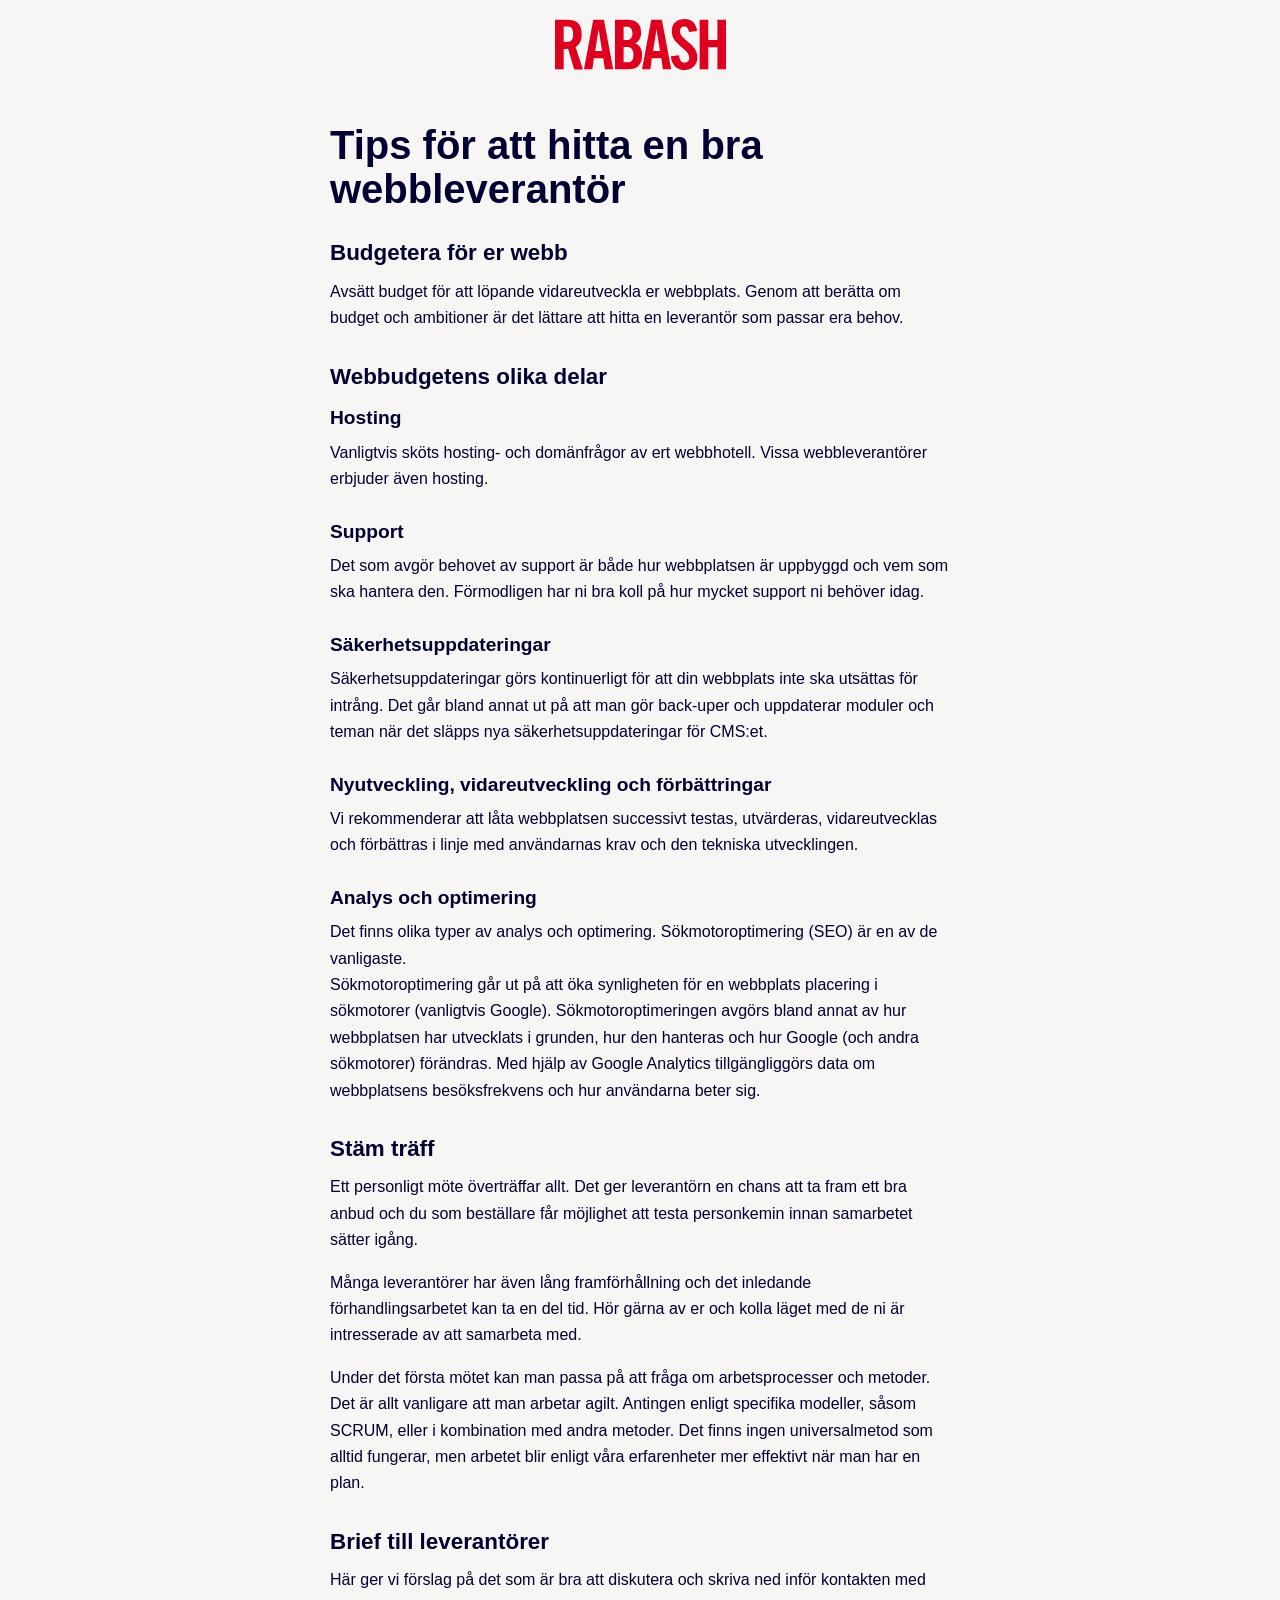
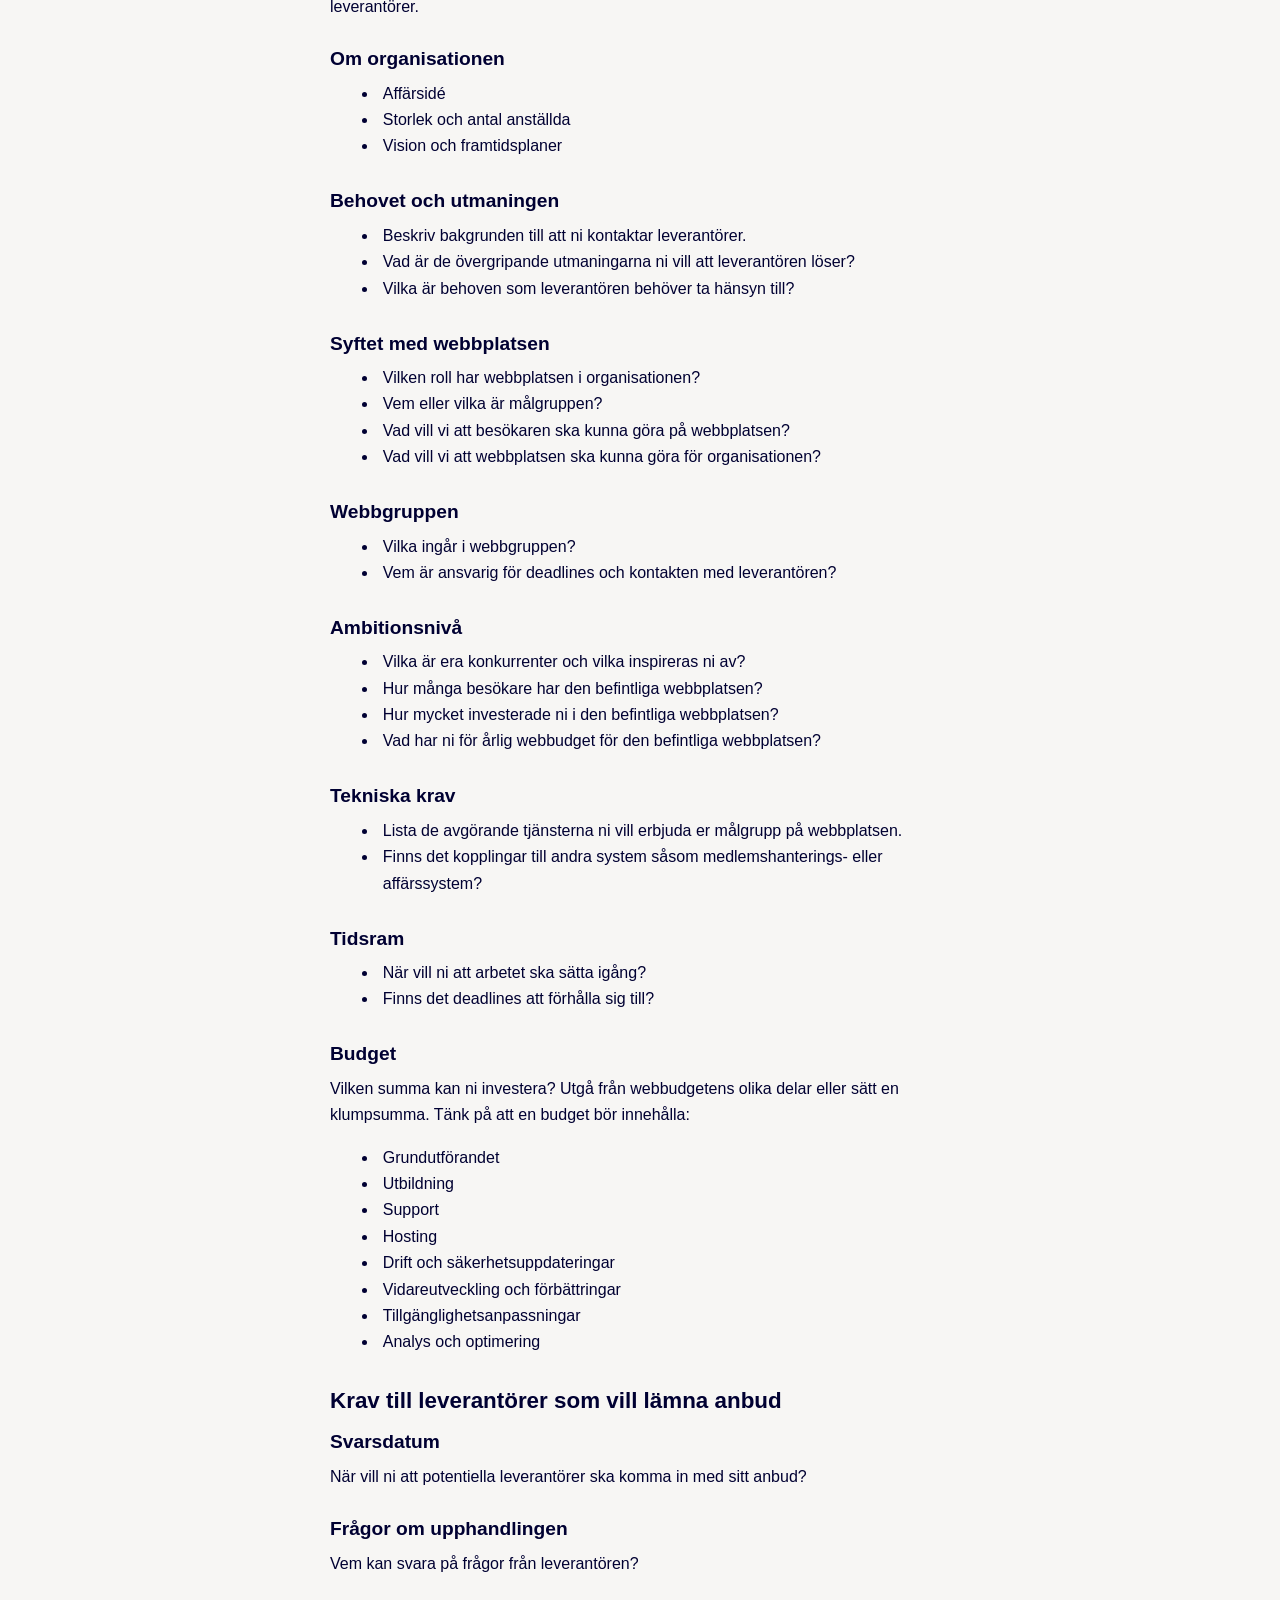
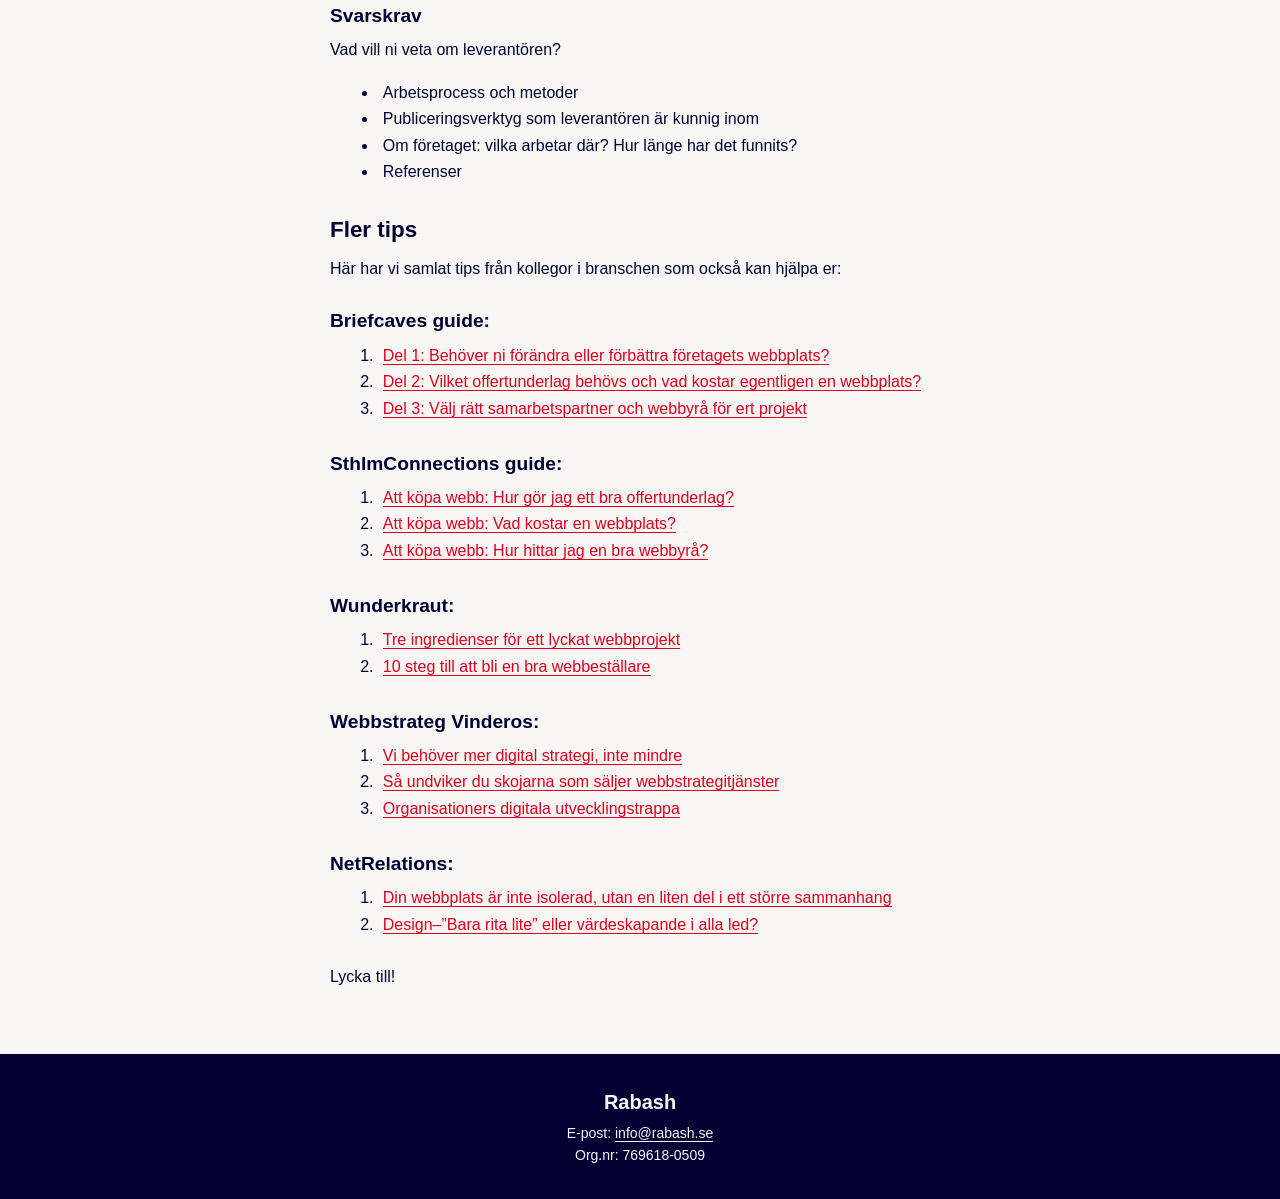
<file: blogg/tips-att-hitta-en-bra-webbleverantor.html>
<!doctype html>
<html class="no-js" lang="en">
<head prefix="og: http://ogp.me/ns#">
  <meta charset="utf-8">
  <meta http-equiv="x-ua-compatible" content="ie=edge">
  <title>Tips för att hitta en bra webbleverantör</title>
  <meta name="description" content="En bra webbplats kräver planering, förarbete och rätt leverantör. Här ger vi förslag på det som är bra att diskutera och skriva ned inför kontakten med leverantörer.">
  <meta name="viewport" content="width=device-width, initial-scale=1">
  <meta property="og:title" content="Tips för att hitta en bra webbleverantör">
  <meta property="og:description" content="En bra webbplats kräver planering, förarbete och rätt leverantör. Här ger vi förslag på det som är bra att diskutera och skriva ned inför kontakten med leverantörer.">
  <meta property="og:site_name" content="Rabash">
  <meta property="og:type" content="website">
  <meta property="og:locale" content="en_US">
  <meta name="robots" content="noindex, nofollow">
  <link rel="apple-touch-icon" sizes="180x180" href="/apple-touch-icon.png">
  <link rel="icon" type="image/png" href="/favicon-32x32.png" sizes="32x32">
  <link rel="icon" type="image/png" href="/favicon-16x16.png" sizes="16x16">
  <link rel="manifest" href="/manifest.json">
  <meta name="theme-color" content="#ffffff">
  <link rel="stylesheet" href="/css/screen.css">
</head>
<body>

  <div id="fb-root"></div>
  <script>(function(d, s, id) {
    var js, fjs = d.getElementsByTagName(s)[0];
    if (d.getElementById(id)) return;
    js = d.createElement(s); js.id = id;
    js.src = "//connect.facebook.net/sv_SE/sdk.js#xfbml=1&version=v2.8&appId=1724867267802180";
    fjs.parentNode.insertBefore(js, fjs);
  }(document, 'script', 'facebook-jssdk'));</script>

  <header class="c-header">
    <div class="o-wrapper">
      <a href="/" class="c-logo">
        <img src="/images/png/logo.png" alt="Rabash" class="c-logo__image" />
      </a>
    </div>
  </header>

  <main class="c-main">
    <div class="o-wrapper">
      <h1 class="c-heading-a">Tips för att hitta en bra webbleverantör</h1>
      <div class="c-body">
        <h2>Budgetera för er webb</h2>
        <p>Avsätt budget för att löpande vidareutveckla er webbplats. Genom att berätta om budget och ambitioner är det lättare att hitta en leverantör som passar era behov.</p>
        <h2>Webbudgetens olika delar</h2>
        <h3>Hosting</h3>
        <p>Vanligtvis sköts hosting- och domänfrågor av ert webbhotell. Vissa webbleverantörer erbjuder även hosting.</p>
        <h3>Support</h3>
        <p>Det som avgör behovet av support är både hur webbplatsen är uppbyggd och vem som ska hantera den. Förmodligen har ni bra koll på hur mycket support ni behöver idag.</p>
        <h3>Säkerhetsuppdateringar</h3>
        <p>Säkerhetsuppdateringar görs kontinuerligt för att din webbplats inte ska utsättas för intrång. Det går bland annat ut på att man gör back-uper och uppdaterar moduler och teman när det släpps nya säkerhetsuppdateringar för CMS:et.</p>
        <h3>Nyutveckling, vidareutveckling och förbättringar</h3>
        <p>Vi rekommenderar att låta webbplatsen successivt testas, utvärderas, vidareutvecklas och förbättras i linje med användarnas krav och den tekniska utvecklingen.</p>
        <h3>Analys och optimering</h3>
        <p>Det finns olika typer av analys och optimering. Sökmotoroptimering (SEO) är en av de vanligaste.<br>Sökmotoroptimering går ut på att öka synligheten för en webbplats placering i sökmotorer (vanligtvis Google). Sökmotoroptimeringen avgörs bland annat av hur webbplatsen har utvecklats i grunden, hur den hanteras och hur Google (och andra sökmotorer) förändras. Med hjälp av Google Analytics tillgängliggörs data om webbplatsens besöksfrekvens och hur användarna beter sig.</p>
        <h2>Stäm träff</h2>
        <p>Ett personligt möte överträffar allt. Det ger leverantörn en chans att ta fram ett bra anbud och du som beställare får möjlighet att testa personkemin innan samarbetet sätter igång.</p>
        <p>Många leverantörer har även lång framförhållning och det inledande förhandlingsarbetet kan ta en del tid. Hör gärna av er och kolla läget med de ni är intresserade av att samarbeta med.</p>
        <p>Under det första mötet kan man passa på att fråga om arbetsprocesser och metoder. Det är allt vanligare att man arbetar agilt. Antingen enligt specifika modeller, såsom SCRUM, eller i kombination med andra metoder. Det finns ingen universalmetod som alltid fungerar, men arbetet blir enligt våra erfarenheter mer effektivt när man har en plan.</p>
        <h2>Brief till leverantörer</h2>
        <p>Här ger vi förslag på det som är bra att diskutera och skriva ned inför kontakten med leverantörer.</p>
        <h3>Om organisationen</h3>
        <ul><li>Affärsidé</li>
        <li>Storlek och antal anställda</li>
        <li>Vision och framtidsplaner</li>
        </ul><h3>Behovet och utmaningen</h3>
        <ul><li>Beskriv bakgrunden till att ni kontaktar leverantörer.&nbsp;</li>
        <li>Vad är de övergripande utmaningarna ni vill att leverantören löser?&nbsp;</li>
        <li>Vilka är behoven som leverantören behöver ta hänsyn till?</li>
        </ul><h3>Syftet med webbplatsen</h3>
        <ul><li>Vilken roll har webbplatsen i organisationen?</li>
        <li>Vem eller vilka är målgruppen?</li>
        <li>Vad vill vi att besökaren ska kunna göra på webbplatsen?</li>
        <li>Vad vill vi att webbplatsen ska kunna göra för organisationen?</li>
        </ul><h3>Webbgruppen</h3>
        <ul><li>Vilka ingår i webbgruppen?</li>
        <li>Vem är ansvarig för deadlines och kontakten med leverantören?</li>
        </ul><h3>Ambitionsnivå</h3>
        <ul><li>Vilka är era konkurrenter och vilka inspireras ni av?</li>
        <li>Hur många besökare har den befintliga webbplatsen?</li>
        <li>Hur mycket investerade ni i den befintliga webbplatsen?</li>
        <li>Vad har ni för årlig webbudget för den befintliga webbplatsen?</li>
        </ul><h3>Tekniska krav</h3>
        <ul><li>Lista de avgörande tjänsterna ni vill erbjuda er målgrupp på webbplatsen.</li>
        <li>Finns det kopplingar till andra system såsom medlemshanterings- eller affärssystem?</li>
        </ul><h3>Tidsram</h3>
        <ul><li>När vill ni att arbetet ska sätta igång?</li>
        <li>Finns det deadlines att förhålla sig till?</li>
        </ul><h3>Budget</h3>
        <p>Vilken summa kan ni investera? Utgå från webbudgetens olika delar eller sätt en klumpsumma. Tänk på att en budget bör innehålla:</p>
        <ul><li>Grundutförandet&nbsp;</li>
        <li>Utbildning&nbsp;</li>
        <li>Support</li>
        <li>Hosting</li>
        <li>Drift och säkerhetsuppdateringar&nbsp;</li>
        <li>Vidareutveckling och förbättringar</li>
        <li>Tillgänglighetsanpassningar</li>
        <li>Analys och optimering</li>
        </ul><h2>Krav till leverantörer som vill lämna anbud</h2>
        <h3>Svarsdatum</h3>
        <p>När vill ni att potentiella leverantörer ska komma in med sitt anbud?</p>
        <h3>Frågor om upphandlingen</h3>
        <p>Vem kan svara på frågor från leverantören?</p>
        <h3>Svarskrav</h3>
        <p>Vad vill ni veta om leverantören?
        </p><ul><li>Arbetsprocess och metoder</li>
        <li>Publiceringsverktyg som leverantören är kunnig inom</li>
        <li>Om företaget: vilka arbetar där? Hur länge har det funnits?</li>
        <li>Referenser</li>
        </ul><h2>Fler tips</h2>
        <p>Här har vi samlat tips från kollegor i branschen som också kan hjälpa er:</p>
        <h3>Briefcaves guide:</h3>
        <ol start="1"><li><a href="http://briefcave.se/insikt/del-1-behover-ni-forandra-eller-forbattra-foretagets-webbplats/" rel="noreferrer nofollow noopener" target="_blank" data-target-href="http://briefcave.se/insikt/del-1-behover-ni-forandra-eller-forbattra-foretagets-webbplats/">Del 1: Behöver ni förändra eller förbättra företagets webbplats?</a></li>
        <li><a href="http://briefcave.se/insikt/del-2-vilket-offertunderlag-behovs-och-vad-kostar-egentligen-en-webbplats/" rel="noreferrer nofollow noopener" target="_blank" data-target-href="http://briefcave.se/insikt/del-2-vilket-offertunderlag-behovs-och-vad-kostar-egentligen-en-webbplats/">Del 2: Vilket offertunderlag behövs och vad kostar egentligen en webbplats?</a></li>
        <li><a href="http://briefcave.se/insikt/del-3-valj-ratt-samarbetspartner-och-webbyra-for-ert-projekt/" rel="noreferrer nofollow noopener" target="_blank" data-target-href="http://briefcave.se/insikt/del-3-valj-ratt-samarbetspartner-och-webbyra-for-ert-projekt/">Del 3: Välj rätt samarbetspartner och webbyrå för ert projekt</a></li>
        </ol><h3>SthlmConnections guide:</h3>
        <ol start="1"><li><a href="http://www.sthlmconnection.se/blogg/att-koepa-webb-hur-goer-jag-ett-bra-offertunderlag" rel="noreferrer nofollow noopener" target="_blank" data-target-href="http://www.sthlmconnection.se/blogg/att-koepa-webb-hur-goer-jag-ett-bra-offertunderlag">Att köpa webb: Hur gör jag ett bra offertunderlag?</a></li>
        <li><a href="http://xn--att%20kpa%20webb:%20vad%20kostar%20en%20webbplats-12e/?" rel="noreferrer nofollow noopener" target="_blank" data-target-href="http://xn--att%20kpa%20webb:%20vad%20kostar%20en%20webbplats-12e/?">Att köpa webb: Vad kostar en webbplats?</a></li>
        <li><a href="http://www.sthlmconnection.se/blogg/att-koepa-webb-vad-kostar-en-webbplats" rel="noreferrer nofollow noopener" target="_blank" data-target-href="http://www.sthlmconnection.se/blogg/att-koepa-webb-vad-kostar-en-webbplats">Att köpa webb: Hur hittar jag en bra webbyrå?</a></li>
        </ol><h3>Wunderkraut:</h3>
        <ol start="1"><li><a href="https://wunderkraut.se/blogg/tre-ingredienser-ett-lyckat-webbprojekt" rel="noreferrer nofollow noopener" target="_blank" data-target-href="https://wunderkraut.se/blogg/tre-ingredienser-ett-lyckat-webbprojekt">Tre ingredienser för ett lyckat webbprojekt</a></li>
        <li><a href="https://wunderkraut.se/blogg/10-steg-till-att-bli-en-bra-webbestallare" rel="noreferrer nofollow noopener" target="_blank" data-target-href="https://wunderkraut.se/blogg/10-steg-till-att-bli-en-bra-webbestallare">10 steg till att bli en bra webbeställare</a></li>
        </ol><h3>Webbstrateg Vinderos:</h3>
        <ol start="1"><li><a href="http://www.webbstrateg.nu/vi-behover-mer-digital-strategi-inte-mindre/" rel="noreferrer nofollow noopener" target="_blank" data-target-href="http://www.webbstrateg.nu/vi-behover-mer-digital-strategi-inte-mindre/">Vi behöver mer digital strategi, inte mindre</a></li>
        <li><a href="http://www.webbstrateg.nu/sa-undviker-du-skojarna-som-saljer-webbstrategitjanster/" rel="noreferrer nofollow noopener" target="_blank" data-target-href="http://www.webbstrateg.nu/sa-undviker-du-skojarna-som-saljer-webbstrategitjanster/">Så undviker du skojarna som säljer webbstrategitjänster</a></li>
        <li><a href="http://www.webbstrateg.nu/organisationers-digitala-utvecklingstrappa/" rel="noreferrer nofollow noopener" target="_blank" data-target-href="http://www.webbstrateg.nu/organisationers-digitala-utvecklingstrappa/">Organisationers digitala utvecklingstrappa</a></li>
        </ol><h3>NetRelations:</h3>
        <ol start="1"><li><a href="https://www.netrelations.com/sv/inspiration/blogg/din-webbplats-ar-inte-isolerad-utan-en-liten-del-i-ett-storre-sammanhang/" rel="noreferrer nofollow noopener" target="_blank" data-target-href="https://www.netrelations.com/sv/inspiration/blogg/din-webbplats-ar-inte-isolerad-utan-en-liten-del-i-ett-storre-sammanhang/">Din webbplats är inte isolerad, utan en liten del i ett större sammanhang</a></li>
        <li><a href="https://www.netrelations.com/sv/inspiration/blogg/design-bara-rita-lite-eller-vardeskapande-i-alla-led/" rel="noreferrer nofollow noopener" target="_blank" data-target-href="https://www.netrelations.com/sv/inspiration/blogg/design-bara-rita-lite-eller-vardeskapande-i-alla-led/">Design</a><a href="https://www.netrelations.com/sv/inspiration/blogg/design-bara-rita-lite-eller-vardeskapande-i-alla-led/" rel="noreferrer nofollow noopener" target="_blank" data-target-href="https://www.netrelations.com/sv/inspiration/blogg/design-bara-rita-lite-eller-vardeskapande-i-alla-led/">–</a><a href="https://www.netrelations.com/sv/inspiration/blogg/design-bara-rita-lite-eller-vardeskapande-i-alla-led/" rel="noreferrer nofollow noopener" target="_blank" data-target-href="https://www.netrelations.com/sv/inspiration/blogg/design-bara-rita-lite-eller-vardeskapande-i-alla-led/">”</a><a href="https://www.netrelations.com/sv/inspiration/blogg/design-bara-rita-lite-eller-vardeskapande-i-alla-led/" rel="noreferrer nofollow noopener" target="_blank" data-target-href="https://www.netrelations.com/sv/inspiration/blogg/design-bara-rita-lite-eller-vardeskapande-i-alla-led/">Bara rita lite” eller värdeskapande i alla led?</a></li>
        </ol>
        <p>Lycka till!</p>
      </div>
    </div>
  </main>

  <footer class="c-footer">
    <div class="o-wrapper">
      <h2 class="c-heading-c">Rabash</h2>
      <p class="c-footer__text">E-post: <a href="mailto:info@rabash.se">info@rabash.se</a><br/>
      Org.nr: 769618-0509</p>
    </div>
  </footer>

  <script>
    (function(i,s,o,g,r,a,m){i['GoogleAnalyticsObject']=r;i[r]=i[r]||function(){
    (i[r].q=i[r].q||[]).push(arguments)},i[r].l=1*new Date();a=s.createElement(o),
    m=s.getElementsByTagName(o)[0];a.async=1;a.src=g;m.parentNode.insertBefore(a,m)
    })(window,document,'script','https://www.google-analytics.com/analytics.js','ga');

    ga('create', 'UA-31209197-1', 'auto');
    ga('send', 'pageview');

  </script>

</body>
</html>
</file>
<file: css/screen.css>
@charset "UTF-8";

.o-row::after,
.o-wrapper::after,
.u-clearfix::after {
  content: '';
  display: table;
  clear: both;
}

.u-visually-hidden,
.u-focusable {
  width: 1px;
  height: 1px;
  position: absolute;
  margin: -1px;
  overflow: hidden;
  clip: rect(0 0 0 0);
  border: 0;
}

html {
  font-family: sans-serif;
}

body {
  margin: 0;
  -webkit-font-smoothing: antialiased;
  font-smoothing: antialiased;
}

html {
  -webkit-box-sizing: border-box;
  box-sizing: border-box;
}

*,
*:before,
*:after {
  -webkit-box-sizing: inherit;
  box-sizing: inherit;
}

article,
aside,
figcaption,
figure,
footer,
header,
legend,
main,
nav,
section {
  display: block;
}

audio,
canvas,
label,
video {
  display: inline-block;
}

audio:not([controls]) {
  display: none;
  height: 0;
}

[hidden],
template {
  display: none;
}

audio,
canvas,
embed,
iframe,
img,
object,
svg,
video {
  vertical-align: middle;
}

img {
  height: auto;
  max-width: 100%;
  border: 0;
  display: block;
}

svg:not(:root) {
  overflow: hidden;
}

figure {
  margin: 0;
}

progress {
  vertical-align: baseline;
}

iframe {
  max-width: 100%;
}

button,
input,
optgroup,
select,
textarea {
  margin: 0;
  font: inherit;
  color: inherit;
}

select {
  -webkit-appearance: none;
  -moz-appearance: none;
  appearance: none;
}

button,
select {
  text-transform: none;
}

fieldset {
  padding: 0;
  margin: 0;
  border: 0;
}

legend {
  padding: 0;
  border: 0;
}

input {
  line-height: normal;
}

input[type="search"] {
  -webkit-box-sizing: border-box;
  box-sizing: border-box;
  -webkit-appearance: textfield;
}

input[type="number"]::-webkit-inner-spin-button,
input[type="number"]::-webkit-outer-spin-button {
  height: auto;
}

input[type="search"]::-webkit-search-cancel-button,
input[type="search"]::-webkit-search-decoration {
  -webkit-appearance: none;
}

button,
html input[type="button"],
input[type="reset"],
input[type="submit"] {
  cursor: pointer;
  -webkit-appearance: button;
}

button[disabled],
html input[disabled] {
  cursor: default;
}

input::-moz-placeholder {
  opacity: 1;
}

button::-moz-focus-inner,
input::-moz-focus-inner {
  padding: 0;
  border: 0;
}

input[type="checkbox"],
input[type="radio"] {
  padding: 0;
  margin: 4px 0 0;
  line-height: normal;
  -webkit-box-sizing: border-box;
  box-sizing: border-box;
}

textarea {
  padding: 0;
  vertical-align: top;
}

button {
  overflow: visible;
}

table {
  max-width: 100%;
  border-collapse: collapse;
}

th {
  text-align: left;
}

a {
  background: transparent;
}

hr {
  height: 0;
  -webkit-box-sizing: content-box;
  box-sizing: content-box;
}

h1 {
  margin: 0.7em 0;
  font-size: 2em;
}

b,
strong {
  font-weight: bold;
}

small {
  font-size: 85%;
}

sub,
sup {
  position: relative;
  font-size: 80%;
  line-height: 0;
  vertical-align: baseline;
}

sup {
  top: -0.25em;
}

sub {
  bottom: -0.25em;
}

dfn {
  font-style: italic;
}

abbr[title] {
  border-bottom: 1px dotted;
}

mark {
  color: #000;
  background: #ff0;
}

blockquote:before,
blockquote:after {
  content: '';
}

code,
kbd,
pre,
samp {
  font-family: monospace;
  background: rgba(0, 0, 0, 0.1);
  padding: 0.1em 0.3em;
  font-size: 0.8em;
}

pre {
  overflow: auto;
  word-break: break-all;
  word-wrap: break-word;
  white-space: pre-wrap;
}

::-moz-selection {
  background: #de001e;
  color: #fff;
}

::selection {
  background: #de001e;
  color: #fff;
}

img {
  display: block;
  max-width: 100%;
  vertical-align: middle;
}

a {
  text-decoration: none;
  color: #000032;
}

a:hover,
a:focus,
a:active {
  text-decoration: underline;
}

ul {
  list-style: disc outside;
}

li > ul,
li > ol {
  margin-left: 1.92;
  margin-bottom: 0;
}

html {
  line-height: 1.6;
  padding: 0;
  background-color: #000032;
  color: #000032;
  font-family: "Arial", sans-serif;
  height: 100%;
  min-height: 100%;
}

body {
  height: 100%;
  min-height: 100%;
}

blockquote {
  quotes: '“' '”';
}

.o-row {
  overflow: hidden;
  margin-bottom: 1.25em;
}

.o-row.-small {
  margin-bottom: 1.25em;
}

.o-row.-large {
  margin-bottom: 1.875em;
}

.o-faux-row {
  padding-top: 1.25em;
}

.o-faux-row.-small {
  padding-top: 1.25em;
}

.o-faux-row.-large {
  padding-top: 1.875em;
}

.o-wrapper {
  -webkit-box-sizing: content-box;
  box-sizing: content-box;
  max-width: 38.75em;
  position: relative;
  padding-right: 5%;
  padding-left: 5%;
}

.c-footer {
  padding: 2em 0;
  background: #000032;
  color: #f7f6f4;
  text-align: center;
}

.c-footer__text {
  font-size: 0.875em;
  margin: 0;
}

.c-footer__text a {
  -webkit-transition: all 0.15s ease-in-out;
  transition: all 0.15s ease-in-out;
  color: #f7f6f4;
  border-bottom: solid 0.08em #f7f6f4;
  text-decoration: none;
}

.c-footer__text a:hover,
.c-footer__text a:focus,
.c-footer__text a:active {
  color: #de001e;
  border-bottom-color: #de001e;
}

.c-header {
  padding: 1.2em 0;
  background: #f7f6f4;
}

.c-heading-a,
.c-heading-b,
.c-heading-c {
  word-wrap: break-word;
}

.c-heading-a a,
.c-heading-b a,
.c-heading-c a {
  color: #000032;
  text-decoration: none;
}

.c-heading-a a:hover,
.c-heading-b a:hover,
.c-heading-c a:hover,
.c-heading-a a:focus,
.c-heading-b a:focus,
.c-heading-c a:focus,
.c-heading-a a:active,
.c-heading-b a:active,
.c-heading-c a:active {
  text-decoration: underline;
}

.c-bookmark
  .c-heading-a,
.c-bookmark
  .c-heading-b,
.c-bookmark
  .c-heading-c {
  overflow: hidden;
}

.c-bookmark:hover
  .c-heading-a,
.c-bookmark:hover
  .c-heading-b,
.c-bookmark:hover
  .c-heading-c,
.c-bookmark:focus
  .c-heading-a,
.c-bookmark:focus
  .c-heading-b,
.c-bookmark:focus
  .c-heading-c,
.c-bookmark:active
  .c-heading-a,
.c-bookmark:active
  .c-heading-b,
.c-bookmark:active
  .c-heading-c {
  text-decoration: underline;
}

.c-heading-a {
  font-size: 1.75em;
  line-height: 1.1em;
  margin: 0 0 0.6em;
}

.c-heading-a.-center {
  text-align: center;
  margin: 0 0 0.3em;
}

.c-heading-b {
  font-size: 1.5em;
  line-height: 1.375em;
  margin: 0 0 0.9em;
}

.c-heading-c {
  font-weight: bold;
  font-size: 1.125em;
  margin: 0 0 0.2em;
}

[data-a11y-toggle] {
  cursor: pointer;
}

.c-skip-link {
  background: #1b1b1b;
  color: #f7f6f4;
  text-align: center;
  padding: 1.5em 0;
  display: block;
  text-decoration: none;
  font-weight: bold;
}

.c-skip-link:focus {
  color: #f7f6f4;
}

.c-bookmark {
  text-decoration: none;
  font-weight: normal;
}

.c-bookmark img {
  -webkit-transition: all 0.15s ease-in-out;
  transition: all 0.15s ease-in-out;
}

.c-bookmark:hover,
.c-bookmark:focus,
.c-bookmark:active {
  text-decoration: none;
}

.c-bookmark:hover img,
.c-bookmark:focus img,
.c-bookmark:active img {
  opacity: 0.9;
}

.c-logo {
  display: block;
  background-image: url("../images/svg/logo.svg");
  background-repeat: no-repeat;
  background-size: 100% auto;
  margin: 0 auto;
  width: 5.75em;
  height: 1.75em;
}

.c-logo__image {
  opacity: 0;
  width: 5.75em;
  height: 1.75em;
}

.c-main {
  padding: 2em 0 4em;
  background: #f7f6f4;
}

.c-body {
  font-size: 0.875em;
  line-height: 1.65;
  text-align: left;
}

.c-body.-center {
  text-align: center;
}

.c-body img,
.c-body .c-media {
  display: block;
  margin: 0 0 1.5em;
}

.c-body video,
.c-body object,
.c-body iframe {
  max-width: 100%;
  margin: 0 0 1.5em;
}

.c-body a {
  -webkit-transition: all 0.15s ease-in-out;
  transition: all 0.15s ease-in-out;
  color: #de001e;
  border-bottom: solid 0.08em #de001e;
  text-decoration: none;
}

.c-body a:hover,
.c-body a:focus,
.c-body a:active {
  color: #000032;
  border-bottom-color: #000032;
}

.c-body ul,
.c-body ol {
  padding-left: 3em;
  margin-top: 0;
  margin-bottom: 1.6em;
}

.c-body ul:last-child,
.c-body ol:last-child {
  margin: 0;
}

.c-body li {
  padding-left: 0.3em;
}

.c-body table {
  margin-bottom: 1.6em;
}

.c-body h2 {
  font-weight: bold;
  font-size: 1.375em;
  margin: 1.2em 0 0.3em;
}

.c-body h2 + h3 {
  margin-top: 0;
}

.c-body h3 {
  font-weight: bold;
  font-size: 1.125em;
  margin: 1.2em 0 0.3em;
}

.c-body p {
  margin: 0 0 1em;
}

.c-body p:last-child {
  margin: 0;
}

.c-body blockquote {
  position: relative;
  font-size: 1.125em;
  line-height: 1.25em;
  text-align: center;
  margin: 3em 0.5em 1.5em;
}

.c-body blockquote:before {
  position: absolute;
  content: '”';
  font-size: 3.5em;
  line-height: 1em;
  top: -0.5em;
  left: 0;
  right: 0;
}

.c-body *:first-child {
  margin-top: 0;
}

.c-preamble {
  font-size: 1em;
  line-height: 1.65;
  max-width: 34em;
  font-style: italic;
}

.c-preamble a {
  -webkit-transition: all 0.15s ease-in-out;
  transition: all 0.15s ease-in-out;
  color: #de001e;
  border-bottom: solid 0.08em #de001e;
  text-decoration: none;
}

.c-preamble a:hover,
.c-preamble a:focus,
.c-preamble a:active {
  color: #000032;
  border-bottom-color: #000032;
}

/* Helper to see utility-classes /*
/*[class^="u-"],
[class*=" u-"] {
  outline: 5px solid cyan;
}*/

.u-full {
  clear: both;
  overflow: hidden;
}

.u-center-align {
  text-align: center;
}

.u-center {
  margin-right: auto;
  margin-left: auto;
}

.u-center-vertical {
  position: relative;
  top: 50%;
  -webkit-transform: translateY(-50%);
  -ms-transform: translateY(-50%);
  transform: translateY(-50%);
}

.u-relative {
  position: relative;
}

.u-first {
  clear: left;
}

.u-overflow-hidden {
  overflow: hidden;
}

.u-relative {
  position: relative;
}

[aria-labelledby^='a11y-toggle'][aria-hidden='false'] {
  max-height: 31.25em;
  /* approximate max height */
  overflow-y: hidden;
  -webkit-transition-property: all;
  transition-property: all;
  -webkit-transition-duration: 0.5s;
  transition-duration: 0.5s;
}

[aria-labelledby^='a11y-toggle'][aria-hidden='true'] {
  max-height: 0 !important;
  overflow-y: hidden;
  -webkit-transition-property: all;
  transition-property: all;
  -webkit-transition-duration: 0.5s;
  transition-duration: 0.5s;
}

[data-a11y-toggle]:not([aria-controls]) {
  display: none;
}

.is-tabbed {
  outline: 2px solid #000032;
  outline-offset: -2px !important;
}

.is-tabbed.c-bookmark {
  outline: 0;
}

.is-tabbed.c-bookmark [class^='c-heading'] {
  outline: 2px solid #000032;
  outline-offset: -2px !important;
}

.u-focusable:active,
.u-focusable:focus {
  position: static;
  clip: auto;
  height: auto;
  width: auto;
  overflow: auto;
}

.u-hidden {
  display: none;
}

@media (min-width: 34.375em) {
  .o-row {
    margin-bottom: 2.5em;
  }

  .o-row.-small {
    margin-bottom: 1.5625em;
  }

  .o-row.-large {
    margin-bottom: 3.75em;
  }

  .o-faux-row {
    padding-top: 2.5em;
  }

  .o-faux-row.-small {
    padding-top: 1.5625em;
  }

  .o-faux-row.-large {
    padding-top: 3.75em;
  }

  .o-wrapper {
    padding-right: 3%;
    padding-left: 3%;
    margin-right: auto;
    margin-left: auto;
  }

  .c-heading-a {
    font-size: 2.5em;
  }

  .c-heading-a.-center {
    font-size: 2.5em;
  }

  .c-logo {
    width: 7.5em;
    height: 2.3125em;
  }

  .c-body {
    font-size: 1em;
  }

  .c-body.-center {
    font-size: 1em;
  }

  .c-preamble {
    font-size: 1.125em;
  }

  .u-left\@medium {
    float: left;
  }
}

@media (min-width: 48em) {
  .o-row {
    margin-bottom: 3.75em;
  }

  .o-row.-small {
    margin-bottom: 1.875em;
  }

  .o-row.-large {
    margin-bottom: 5.625em;
  }

  .o-faux-row {
    padding-top: 3.75em;
  }

  .o-faux-row.-small {
    padding-top: 1.875em;
  }

  .o-faux-row.-large {
    padding-top: 5.625em;
  }

  .c-heading-b {
    font-size: 1.6875em;
    margin: 0 0 1.6em;
  }

  .c-heading-c {
    font-size: 1.25em;
  }

  .c-logo {
    width: 10.6875em;
    height: 3.3125em;
  }

  .c-logo__image {
    width: 10.6875em;
    height: 3.3125em;
  }

  .c-body h2 {
    font-size: 1.4em;
  }

  .c-body h3 {
    font-size: 1.2em;
  }

  .c-body blockquote {
    font-size: 1.28571em;
    line-height: 1.2963em;
  }

  .u-left\@large {
    float: left;
  }

  .u-right\@large {
    float: right;
  }

  .u-last\@large {
    margin-right: 0 !important;
  }

  .u-center\@large {
    margin-right: auto !important;
    margin-left: auto !important;
  }

  .u-clear-none\@large {
    clear: none !important;
  }

  .u-hidden\@large {
    display: none;
  }
}

@media (min-width: 64em) {
  .c-body.-center {
    font-size: 1.125em;
  }

  .c-preamble {
    font-size: 1.375em;
  }

  .u-left\@xlarge {
    float: left;
  }

  .u-right\@xlarge {
    float: right;
  }

  .u-last\@xlarge {
    margin-right: 0;
    clear: right;
  }

  .u-center\@xlarge {
    margin-left: auto;
    margin-right: auto;
  }

  .u-hidden\@xlarge {
    display: none;
  }
}

@media (min-width: 75em) {
  .c-heading-a.-center {
    font-size: 3.25em;
  }
}

@media (max-width: 63.9375em) {
  .u-hidden\@xsmall-xlarge {
    display: none;
  }
}

@media (max-width: 34.3125em) {
  .u-hidden\@xsmall-medium {
    display: none;
  }
}

@media (min-width: 34.375em) and (max-width: 47.9375em) {
  .u-last\@medium-large {
    margin-right: 0 !important;
  }

  .u-left\@medium-large {
    float: left;
  }

  .u-center\@medium-large {
    margin-right: auto !important;
    margin-left: auto !important;
  }
}

@media (min-width: 34.375em) and (max-width: 63.9375em) {
  .u-left\@medium-xlarge {
    float: left;
  }

  .u-last\@medium-xlarge {
    margin-right: 0 !important;
  }
}

@media (min-width: 48em) and (max-width: 63.9375em) {
  .u-last\@large-xlarge {
    margin-right: 0 !important;
  }

  .u-center\@large-xlarge {
    margin-right: auto !important;
    margin-left: auto !important;
  }
}
/*# sourceMappingURL=../css/maps/screen.css.map */
</file>
<file: docs/sassdoc/assets/css/main.css>
.container:after,.header:after,.searchbar:after{content:"";display:table;clear:both}.visually-hidden{width:1px;height:1px;position:absolute;padding:0;margin:-1px;overflow:hidden;clip:rect(0 0 0 0);border:0}.sidebar__title{text-overflow:ellipsis;overflow:hidden;white-space:nowrap}code[class*='language-'],pre[class*='language-']{color:black;text-shadow:0 1px white;font-family:Consolas, Monaco, 'Andale Mono', monospace;direction:ltr;text-align:left;white-space:pre;word-spacing:normal;word-break:normal;-moz-tab-size:4;-o-tab-size:4;tab-size:4;-webkit-hyphens:none;-moz-hyphens:none;-ms-hyphens:none;hyphens:none}pre[class*='language-']::-moz-selection,pre[class*='language-'] ::-moz-selection,code[class*='language-']::-moz-selection,code[class*='language-'] ::-moz-selection{text-shadow:none;background:#b3d4fc}pre[class*='language-']::selection,pre[class*='language-'] ::selection,code[class*='language-']::selection,code[class*='language-'] ::selection{text-shadow:none;background:#b3d4fc}@media print{code[class*='language-'],pre[class*='language-']{text-shadow:none}}pre[class*='language-']{padding:1em;margin:.5em 0;overflow:auto}:not(pre)>code[class*='language-'],pre[class*='language-']{background:white}:not(pre)>code[class*='language-']{padding:.1em;border-radius:.3em}.token.comment,.token.prolog,.token.doctype,.token.cdata{color:slategray}.token.punctuation{color:#999}.namespace{opacity:.7}.token.property,.token.tag,.token.boolean,.token.number,.token.constant,.token.symbol{color:#905}.token.selector,.token.attr-name,.token.string,.token.builtin{color:#690}.token.operator,.token.entity,.token.url,.language-css .token.string,.style .token.string,.token.variable{color:#a67f59;background:rgba(255,255,255,0.5)}.token.atrule,.token.attr-value,.token.keyword{color:#07a}.token.regex,.token.important{color:#e90}.token.important{font-weight:bold}.token.entity{cursor:help}html{-webkit-box-sizing:border-box;-moz-box-sizing:border-box;box-sizing:border-box}*,*::after,*::before{-webkit-box-sizing:inherit;-moz-box-sizing:inherit;box-sizing:inherit}body{font:1em/1.35 "Open Sans","Helvetica Neue Light","Helvetica Neue","Helvetica","Arial",sans-serif;overflow:auto;margin:0}a{transition:0.15s;text-decoration:none;color:#dd5a6f}a:hover,a:hover code{color:#333}table p{margin:0 0 0.5rem}:not(pre)>code{color:#dd5a6f;white-space:nowrap;font-weight:normal}@media (max-width: 800px){table,tbody,tr,td,th{display:block}thead{width:1px;height:1px;position:absolute;padding:0;margin:-1px;overflow:hidden;clip:rect(0 0 0 0);border:0}tr{padding-bottom:1em;margin-bottom:1em;border-bottom:2px solid #ddd}td::before,th::before{content:attr(data-label) ": ";text-transform:capitalize;font-weight:bold}td p,th p{display:inline}}.layout-toggle{display:none}@media (min-width: 801px){.layout-toggle{position:absolute;top:8px;left:20px;font-size:2em;cursor:pointer;color:white;display:block}}@media (min-width: 801px){.sidebar-closed .sidebar{-webkit-transform:translateX(-280px);-ms-transform:translateX(-280px);transform:translateX(-280px)}.sidebar-closed .main{padding-left:0}.sidebar-closed .header{left:0}}.list-unstyled{padding-left:0;list-style:none;line-height:1.5;margin-top:0;margin-bottom:1.5rem}.list-inline li{display:inline-block}.container{max-width:100%;width:1170px;margin:0 auto;padding:0 2rem}.relative{position:relative}.clear{clear:both}.header{position:fixed;top:0;right:0;left:280px;box-shadow:0 2px 5px rgba(0,0,0,0.26);padding:1em 0;background:#dd5a6f;color:#e0e0e0;z-index:4000}@media (max-width: 800px){.header{left:0}}@media (min-width: 801px){.header{transition:0.2s cubic-bezier(0.215, 0.61, 0.355, 1)}}.header__title{font-weight:500;text-align:center;margin:0 0 0.5em 0}.header__title a{color:#e0e0e0}@media (min-width: 801px){.header__title{float:left;font-size:1em;margin-top:.25em;margin-bottom:0}}.searchbar{display:inline-block;float:right}@media (max-width: 800px){.searchbar{display:block;float:none}}.searchbar__form{float:right;position:relative}@media (max-width: 800px){.searchbar__form{float:none}}@media (min-width: 801px){.searchbar__form{min-width:15em}}.searchbar__field{border:none;padding:0.5em;font-size:1em;margin:0;width:100%;box-shadow:0 1.5px 4px rgba(0,0,0,0.24),0 1.5px 6px rgba(0,0,0,0.12);border:1px solid #e0e0e0}.searchbar__suggestions{position:absolute;top:100%;right:0;left:0;box-shadow:0 1.5px 4px rgba(0,0,0,0.24),0 1.5px 6px rgba(0,0,0,0.12);border:1px solid #e0e0e0;background:white;padding:0;margin:0;list-style:none;z-index:2}.searchbar__suggestions:empty{display:none}.searchbar__suggestions .selected{background:#ddd}.searchbar__suggestions li{border-bottom:1px solid #e0e0e0}.searchbar__suggestions li:last-of-type{border:none}.searchbar__suggestions a{display:block;padding:0.5em;font-size:0.9em}.searchbar__suggestions a:hover,.searchbar__suggestions a:active,.searchbar__suggestions a:focus{background:#e0e0e0}.searchbar__suggestions code{margin-right:.5em}@media (min-width: 801px){.sidebar{position:fixed;top:0;bottom:0;left:0;overflow:auto;box-shadow:1px 0 1.5px rgba(0,0,0,0.12);width:280px;z-index:2;border-right:1px solid #e0e0e0;transition:0.2s cubic-bezier(0.215, 0.61, 0.355, 1)}}@media (max-width: 800px){.sidebar{margin-top:4em}}.sidebar__annotation{color:#5c4863}.sidebar__item{font-size:0.9em}.sidebar__item a{padding:0.5em 4.5em;display:block;text-decoration:none;color:#333}.sidebar__item:hover,.sidebar__item:active,.sidebar__item:focus{background:#e0e0e0}.sidebar__item.is-collapsed+*{display:none}.sidebar__item--heading{padding:1em 1.5em}.sidebar__item--heading a{font-weight:bold}.sidebar__item--sub-heading{padding:0.5em 2.5em}.sidebar__item--sub-heading a{color:#888}.sidebar__item--heading,.sidebar__item--sub-heading{position:relative}.sidebar__item--heading:after,.sidebar__item--sub-heading:after{position:absolute;top:50%;right:2em;content:'\25BC';margin-top:-0.5em;color:#ddd;font-size:0.7em}.sidebar__item--heading.is-collapsed:after,.sidebar__item--sub-heading.is-collapsed:after{content:'\25B6'}.sidebar__item--heading a,.sidebar__item--sub-heading a{padding:0;display:inline}.sidebar__description{color:#e0e0e0;padding-right:2em}.sidebar__header{border-bottom:1px solid #e0e0e0}.sidebar__title{font-size:1em;margin:0;padding:1.45em}.btn-toggle{background:#EFEFEF;border:none;border-bottom:1px solid #e0e0e0;display:block;padding:1em;width:100%;cursor:pointer;color:#999;font-weight:bold;margin:0;transition:0.15s ease-out}.btn-toggle:hover,.btn-toggle:active,.btn-toggle:focus{background:#DFDFDF}.main{background:#f9f9f9;position:relative}@media (min-width: 801px){.main{transition:0.2s cubic-bezier(0.215, 0.61, 0.355, 1);padding-left:280px;padding-top:4em;min-height:45em}}.main__section{margin-top:5em;border-top:5px solid rgba(92,72,99,0.2)}.header+.main__section{margin-top:0;border-top:none}.main__heading,.main__heading--secondary{padding:1em 0;margin-top:0}@media (min-width: 801px){.main__heading,.main__heading--secondary{padding:2em 0 0}}.main__heading{color:#5c4863;font-size:3.5em;text-align:center;border-bottom:5px solid rgba(92,72,99,0.2);padding-bottom:.5em;margin-bottom:1em;background:rgba(92,72,99,0.1)}.main__heading--secondary{font-size:3em;color:#dd5a6f;text-transform:uppercase;font-weight:bold;padding-top:0;margin-bottom:-3rem;position:relative}.main__heading--secondary .container{overflow:hidden;white-space:nowrap;text-overflow:ellipsis}.main__heading--secondary::before{content:'';position:absolute;left:0;right:0;bottom:0.15em;height:0.2em;background-color:#dd5a6f}.footer{background:#e0e0e0;padding:1em 0}.footer .container{position:relative}.footer__project-info{float:left}.footer__watermark{position:absolute;right:0;top:-0.7em}.footer__watermark img{display:block;max-width:7em}.project-info__name,.project-info__version,.project-info__license{display:inline-block}.project-info__version,.project-info__license{color:#555}.project-info__license{text-indent:-0.25em}.main__section{margin-bottom:4.5rem}.item__heading{color:#333;margin:4.5rem 0 1.5rem 0;position:relative;font-size:2em;font-weight:300;float:left}.item__name{color:#dd5a6f}.item__example{margin-bottom:1.5rem}.item__example,.item__code{box-shadow:0 1.5px 4px rgba(0,0,0,0.24),0 1.5px 6px rgba(0,0,0,0.12);border:1px solid #e0e0e0;word-wrap:break-word;line-height:1.42}.item__code{padding-right:7em;clear:both;cursor:pointer}.item__code--togglable::after{position:absolute;right:0;bottom:-2.5em;-ms-filter:"progid:DXImageTransform.Microsoft.Alpha(Opacity=0)";opacity:0;color:#c4c4c4;font-size:0.8em;transition:0.2s ease-out}.item__code--togglable:hover::after,.item__code--togglable:active::after,.item__code--togglable:focus::after{-ms-filter:"progid:DXImageTransform.Microsoft.Alpha(Opacity=100)";opacity:1}.item__code--togglable[data-current-state='expanded']::after{content:'Click to collapse.'}.item__code--togglable[data-current-state='collapsed']::after{content:'Click to expand.'}.example__description{padding:1em;background:#EFEFEF}.example__description p{margin:0}.example__code[class*='language-']{margin:0}.item__anchor{font-size:0.6em;color:#eeafb9}@media (min-width: 801px){.item__anchor{position:absolute;right:101%;bottom:0.25em;-ms-filter:"progid:DXImageTransform.Microsoft.Alpha(Opacity=0)";opacity:0}.item:hover .item__anchor{-ms-filter:"progid:DXImageTransform.Microsoft.Alpha(Opacity=100)";opacity:1}}.item__deprecated{display:inline-block;overflow:hidden;margin-top:5.5em;margin-left:1em}.item__deprecated strong{float:left;color:#c00;text-transform:uppercase}.item__deprecated p{float:left;margin:0;padding-left:0.5em}.item__type{color:#ddd;text-transform:capitalize;font-size:0.75em}.item__alias,.item__aliased{color:#ddd;font-size:0.8em}.item__sub-heading{color:#333;margin-top:0;margin-bottom:1.5rem;font-size:1.2em}.item__parameters{width:100%;margin-bottom:1em;border-collapse:collapse}.item__parameters thead th{vertical-align:bottom;border-bottom:2px solid #ddd;border-top:none;text-align:left;color:#707070}.item__parameters tbody th{text-align:left}.item__parameters td,.item__parameters th{padding:0.5em 0.5em 0.5em 0;vertical-align:top}@media (min-width: 801px){tbody>.item__parameter:first-of-type>td{border-top:none}.item__parameters td,.item__parameters th{border-top:1px solid #ddd}}.item__access{text-transform:capitalize;color:#5c4863;font-size:0.8em}.item__since{float:right;padding-top:0.9em;color:#c4c4c4;margin-bottom:1em}.item__source-link{position:absolute;top:1px;right:1px;background:white;padding:1em;z-index:2;color:#c4c4c4}.item__cross-type{color:#4d4d4d;font-family:'Consolas', 'Monaco', 'Andale Mono', monospace;font-size:0.8em}.item__description{margin-bottom:1.5rem}li.item__description{margin-bottom:0}.item__description--inline>*{display:inline-block;margin:0}.item__code-wrapper{position:relative;clear:both;margin-bottom:1.5rem}.color-preview--inline{padding:2px 4px;border:1px solid rgba(0,0,0,0.1);border-radius:3px}.color-preview--block{width:2em;height:2em;position:absolute;top:140%;right:0;top:calc(100% + 20px);border:1px solid rgba(0,0,0,0.1);border-radius:3px}
</file>
